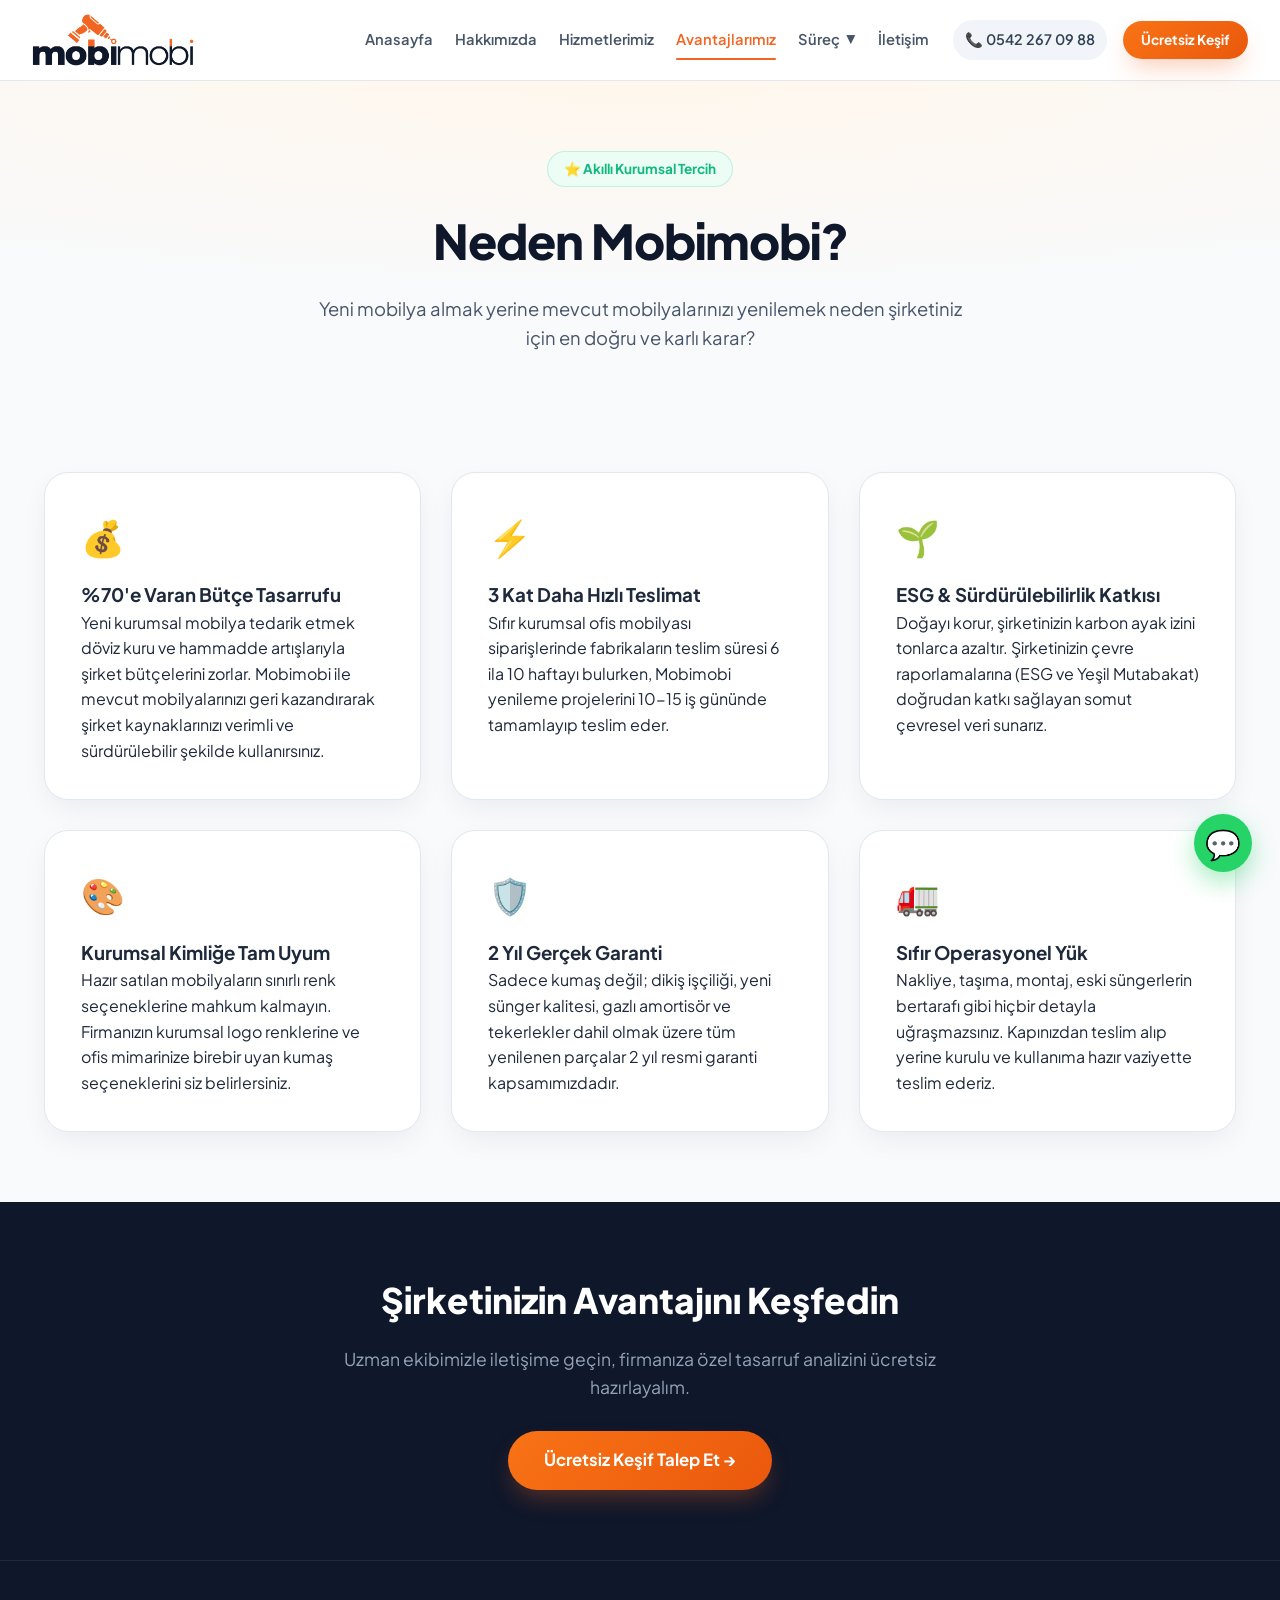
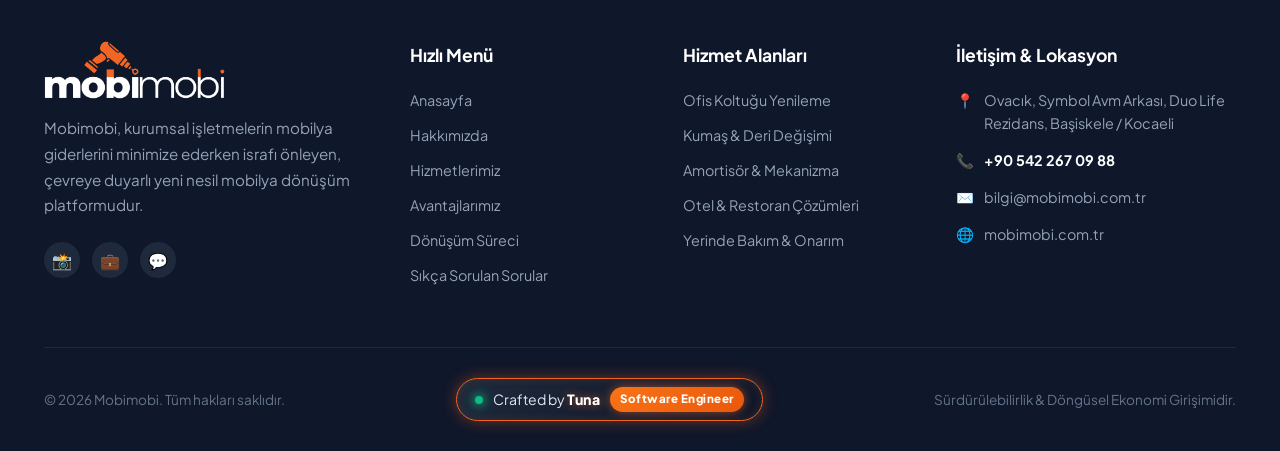
<file: avantajlarimiz.html>
<!DOCTYPE html>
<html lang="tr">
<head>
    <meta charset="UTF-8">
    <meta name="viewport" content="width=device-width, initial-scale=1.0">
    <title>Avantajlarımız | Mobimobi - Neden Mobilya Yenileme?</title>
    <meta name="description" content="Yeni mobilya almak yerine Mobimobi ile yenilemenin 6 büyük avantajı: %70 tasarruf, hızlı teslimat, sıfır israf, garantili işçilik.">
    <meta property="og:type" content="website">
    <meta property="og:title" content="Avantajlarımız | Mobimobi - Neden Mobilya Yenileme?">
    <meta property="og:description" content="Yeni mobilya almak yerine Mobimobi ile yenilemenin 6 büyük avantajı: %70 tasarruf, hızlı teslimat, sıfır israf.">
    <meta property="og:image" content="https://images.unsplash.com/photo-1497366216548-37526070297c?auto=format&fit=crop&w=1200&q=80">
    <meta property="og:url" content="https://mobimobi.com.tr/avantajlarimiz.html">
    <link rel="icon" type="image/png" href="images/favicon.png">
    <link rel="stylesheet" href="style.css?v=8">
</head>
<body>

    <!-- Header -->
    <header class="site-header">
        <div class="header-container">
            <a href="index.html" class="brand-logo">
                <img src="images/logo-header.png?v=2" alt="Mobimobi" class="site-logo-img">
            </a>

            <nav class="nav-menu">
                <ul class="nav-links">
                    <li class="nav-item"><a href="index.html" class="nav-link">Anasayfa</a></li>
                    <li class="nav-item"><a href="bizim-hikayemiz.html" class="nav-link">Hakkımızda</a></li>
                    <li class="nav-item"><a href="ne-yapiyoruz.html" class="nav-link">Hizmetlerimiz</a></li>
                    <li class="nav-item"><a href="avantajlarimiz.html" class="nav-link active">Avantajlarımız</a></li>
                    <li class="nav-item has-dropdown">
                        <a href="surec.html" class="nav-link">Süreç <span class="dropdown-arrow">▼</span></a>
                        <div class="dropdown-menu">
                            <a href="surec.html#kesif">🔍 1. Ücretsiz Keşif</a>
                            <a href="surec.html#planlama">📐 2. Planlama & Malzeme</a>
                            <a href="surec.html#uygulama">🛠️ 3. Profesyonel Uygulama</a>
                            <a href="surec.html#teslim">✨ 4. Teslim & Garanti</a>
                            <a href="sss.html">❓ Sıkça Sorulan Sorular</a>
                        </div>
                    </li>
                    <li class="nav-item"><a href="iletisim.html" class="nav-link">İletişim</a></li>
                </ul>

                <div class="header-actions">
                    <a href="tel:+905422670988" class="phone-quicklink">
                        📞 0542 267 09 88
                    </a>
                    <a href="iletisim.html" class="btn btn-primary btn-sm">Ücretsiz Keşif</a>
                </div>
            </nav>

            <button class="mobile-toggle" aria-label="Menüyü Aç">
                <span></span>
                <span></span>
                <span></span>
            </button>
        </div>
    </header>

    <main>
        <!-- Page Hero -->
        <section class="page-hero">
            <div class="container">
                <div class="badge-pill green" style="margin-bottom: 16px;">
                    ⭐ Akıllı Kurumsal Tercih
                </div>
                <h1>Neden Mobimobi?</h1>
                <p>Yeni mobilya almak yerine mevcut mobilyalarınızı yenilemek neden şirketiniz için en doğru ve karlı karar?</p>
            </div>
        </section>

        <!-- Comparison Table / Grid -->
        <section style="padding: 70px 0;">
            <div class="container">
                <div class="cards-grid">
                    
                    <div class="service-card" style="padding: 36px;">
                        <div style="font-size: 2.2rem; margin-bottom: 14px;">💰</div>
                        <h3>%70'e Varan Bütçe Tasarrufu</h3>
                        <p>Yeni kurumsal mobilya tedarik etmek döviz kuru ve hammadde artışlarıyla şirket bütçelerini zorlar. Mobimobi ile mevcut mobilyalarınızı geri kazandırarak şirket kaynaklarınızı verimli ve sürdürülebilir şekilde kullanırsınız.</p>
                    </div>

                    <div class="service-card" style="padding: 36px;">
                        <div style="font-size: 2.2rem; margin-bottom: 14px;">⚡</div>
                        <h3>3 Kat Daha Hızlı Teslimat</h3>
                        <p>Sıfır kurumsal ofis mobilyası siparişlerinde fabrikaların teslim süresi 6 ila 10 haftayı bulurken, Mobimobi yenileme projelerini 10-15 iş gününde tamamlayıp teslim eder.</p>
                    </div>

                    <div class="service-card" style="padding: 36px;">
                        <div style="font-size: 2.2rem; margin-bottom: 14px;">🌱</div>
                        <h3>ESG & Sürdürülebilirlik Katkısı</h3>
                        <p>Doğayı korur, şirketinizin karbon ayak izini tonlarca azaltır. Şirketinizin çevre raporlamalarına (ESG ve Yeşil Mutabakat) doğrudan katkı sağlayan somut çevresel veri sunarız.</p>
                    </div>

                    <div class="service-card" style="padding: 36px;">
                        <div style="font-size: 2.2rem; margin-bottom: 14px;">🎨</div>
                        <h3>Kurumsal Kimliğe Tam Uyum</h3>
                        <p>Hazır satılan mobilyaların sınırlı renk seçeneklerine mahkum kalmayın. Firmanızın kurumsal logo renklerine ve ofis mimarinize birebir uyan kumaş seçeneklerini siz belirlersiniz.</p>
                    </div>

                    <div class="service-card" style="padding: 36px;">
                        <div style="font-size: 2.2rem; margin-bottom: 14px;">🛡️</div>
                        <h3>2 Yıl Gerçek Garanti</h3>
                        <p>Sadece kumaş değil; dikiş işçiliği, yeni sünger kalitesi, gazlı amortisör ve tekerlekler dahil olmak üzere tüm yenilenen parçalar 2 yıl resmi garanti kapsamımızdadır.</p>
                    </div>

                    <div class="service-card" style="padding: 36px;">
                        <div style="font-size: 2.2rem; margin-bottom: 14px;">🚛</div>
                        <h3>Sıfır Operasyonel Yük</h3>
                        <p>Nakliye, taşıma, montaj, eski süngerlerin bertarafı gibi hiçbir detayla uğraşmazsınız. Kapınızdan teslim alıp yerine kurulu ve kullanıma hazır vaziyette teslim ederiz.</p>
                    </div>

                </div>
            </div>
        </section>

        <!-- CTA Bar -->
        <section style="background: var(--slate-900); color: var(--white); padding: 70px 0; text-align: center;">
            <div class="container">
                <h2 style="font-size: 2.2rem; font-weight: 800; margin-bottom: 16px;">Şirketinizin Avantajını Keşfedin</h2>
                <p style="font-size: 1.1rem; color: var(--slate-400); max-width: 600px; margin: 0 auto 30px;">Uzman ekibimizle iletişime geçin, firmanıza özel tasarruf analizini ücretsiz hazırlayalım.</p>
                <a href="iletisim.html" class="btn btn-primary btn-lg">Ücretsiz Keşif Talep Et →</a>
            </div>
        </section>
    </main>

    <!-- Site Footer -->
    <footer class="site-footer">
        <div class="container">
            <div class="footer-top">
                <div class="footer-col about">
                    <a href="index.html" class="brand-logo">
                        <img src="images/logo-white.png" alt="Mobimobi" class="footer-logo-img">
                    </a>
                    <p>Mobimobi, kurumsal işletmelerin mobilya giderlerini minimize ederken israfı önleyen, çevreye duyarlı yeni nesil mobilya dönüşüm platformudur.</p>
                    <div class="footer-socials">
                        <a href="https://instagram.com" target="_blank" class="social-btn" aria-label="Instagram">📸</a>
                        <a href="https://linkedin.com" target="_blank" class="social-btn" aria-label="LinkedIn">💼</a>
                        <a href="https://wa.me/905422670988" target="_blank" class="social-btn" aria-label="WhatsApp">💬</a>
                    </div>
                </div>

                <div class="footer-col">
                    <h4>Hızlı Menü</h4>
                    <div class="footer-links-list">
                        <a href="index.html">Anasayfa</a>
                        <a href="bizim-hikayemiz.html">Hakkımızda</a>
                        <a href="ne-yapiyoruz.html">Hizmetlerimiz</a>
                        <a href="avantajlarimiz.html">Avantajlarımız</a>
                        <a href="surec.html">Dönüşüm Süreci</a>
                        <a href="sss.html">Sıkça Sorulan Sorular</a>
                    </div>
                </div>

                <div class="footer-col">
                    <h4>Hizmet Alanları</h4>
                    <div class="footer-links-list">
                        <a href="ne-yapiyoruz.html">Ofis Koltuğu Yenileme</a>
                        <a href="ne-yapiyoruz.html">Kumaş & Deri Değişimi</a>
                        <a href="ne-yapiyoruz.html">Amortisör & Mekanizma</a>
                        <a href="ne-yapiyoruz.html">Otel & Restoran Çözümleri</a>
                        <a href="ne-yapiyoruz.html">Yerinde Bakım & Onarım</a>
                    </div>
                </div>

                <div class="footer-col">
                    <h4>İletişim & Lokasyon</h4>
                    <div class="footer-contact-info">
                        <div>
                            <span>📍</span>
                            <span>Ovacık, Symbol Avm Arkası, Duo Life Rezidans, Başiskele / Kocaeli</span>
                        </div>
                        <div>
                            <span>📞</span>
                            <a href="tel:+905422670988" style="color: var(--white); font-weight: 700;">+90 542 267 09 88</a>
                        </div>
                        <div>
                            <span>✉️</span>
                            <a href="mailto:bilgi@mobimobi.com.tr">bilgi@mobimobi.com.tr</a>
                        </div>
                        <div>
                            <span>🌐</span>
                            <a href="https://mobimobi.com.tr" target="_blank">mobimobi.com.tr</a>
                        </div>
                    </div>
                </div>
            </div>

            <div class="footer-bottom">
                <span>© 2026 Mobimobi. Tüm hakları saklıdır.</span>
                <a href="https://github.com/Tunabenn" target="_blank" rel="noopener noreferrer" class="dev-signature" title="Designed & Developed by Tuna">
                    <span class="dev-dot"></span>
                    <span>Crafted by <strong>Tuna</strong></span>
                    <span class="dev-role">Software Engineer</span>
                </a>
                <span>Sürdürülebilirlik & Döngüsel Ekonomi Girişimidir.</span>
            </div>
        </div>
    </footer>

    <!-- WhatsApp Floating Quick Button -->
    <a href="https://wa.me/905422670988?text=Merhaba,%20Mobimobi%20avantajları%20ve%20hizmetleriniz%20hakkında%20bilgi%20almak%20istiyorum." target="_blank" class="whatsapp-floating" aria-label="WhatsApp İletişim">
        💬
    </a>

    <script src="script.js"></script>
</body>
</html>
</file>
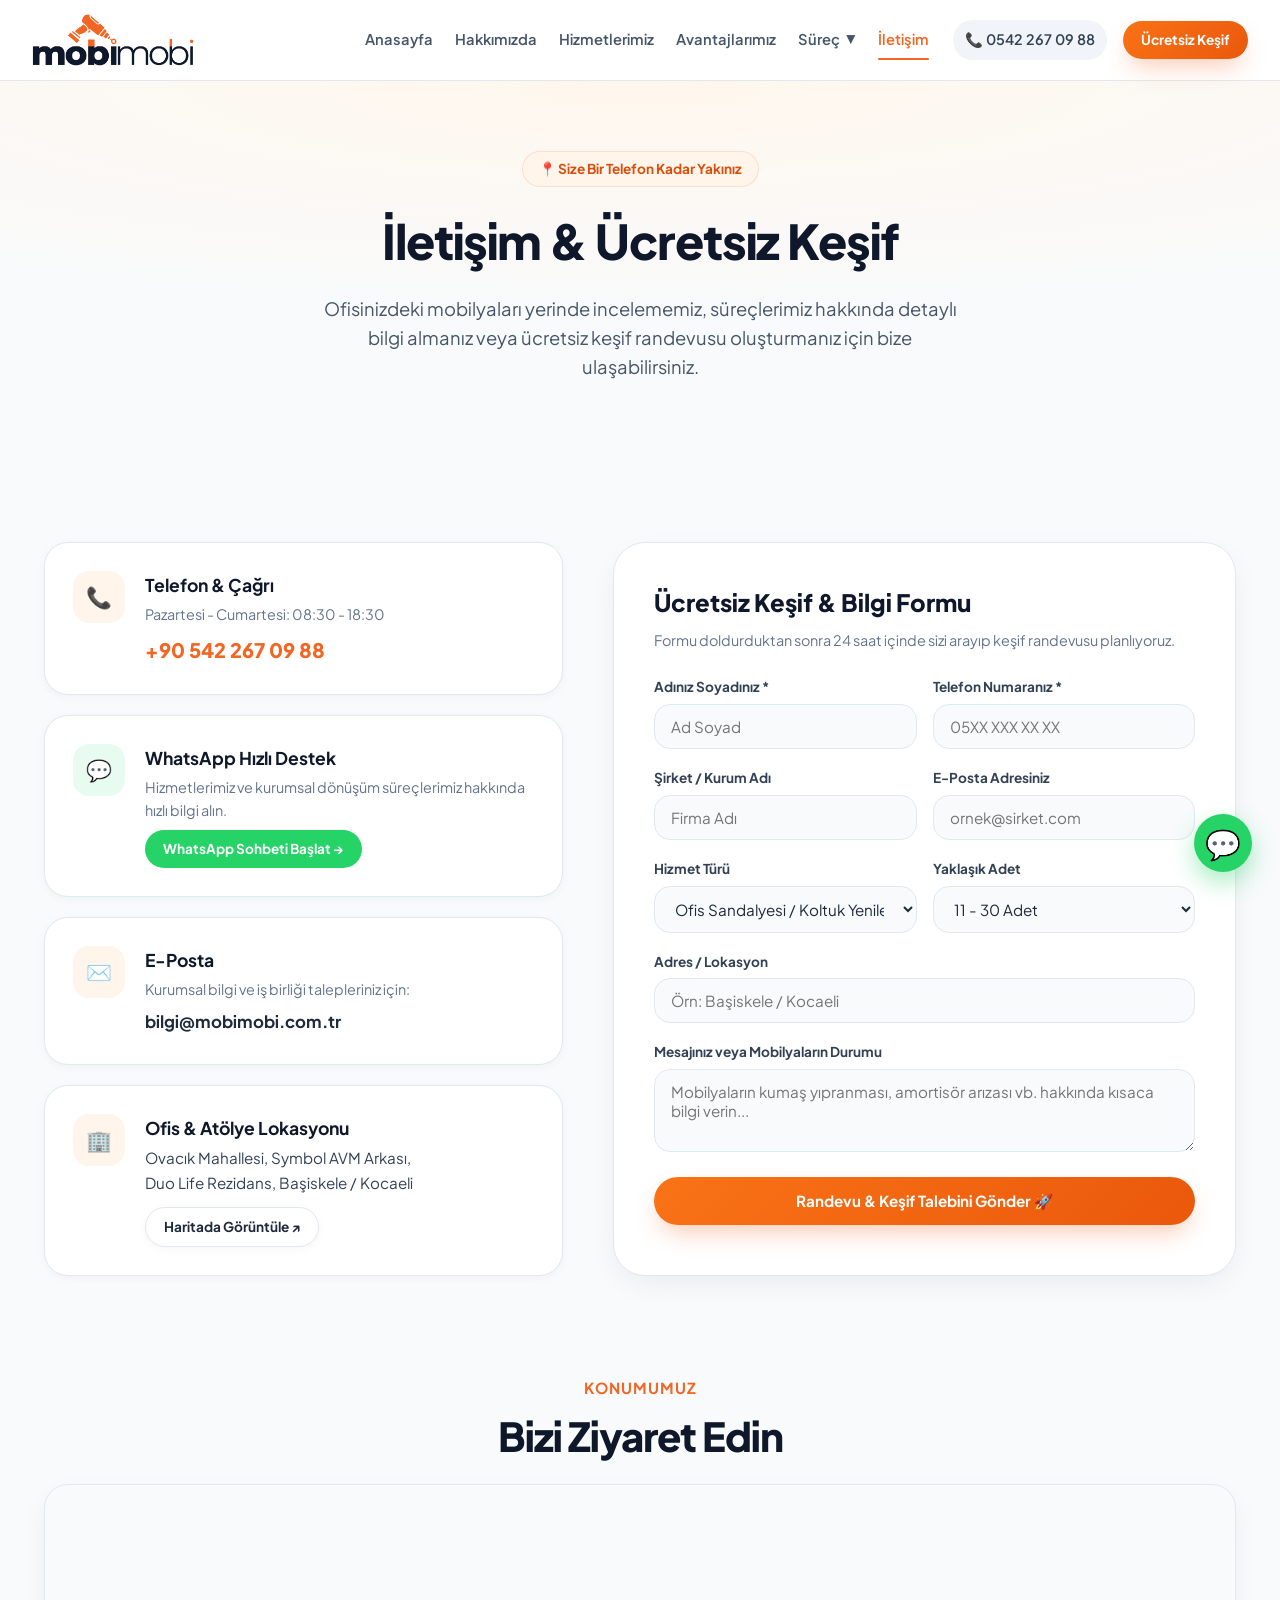
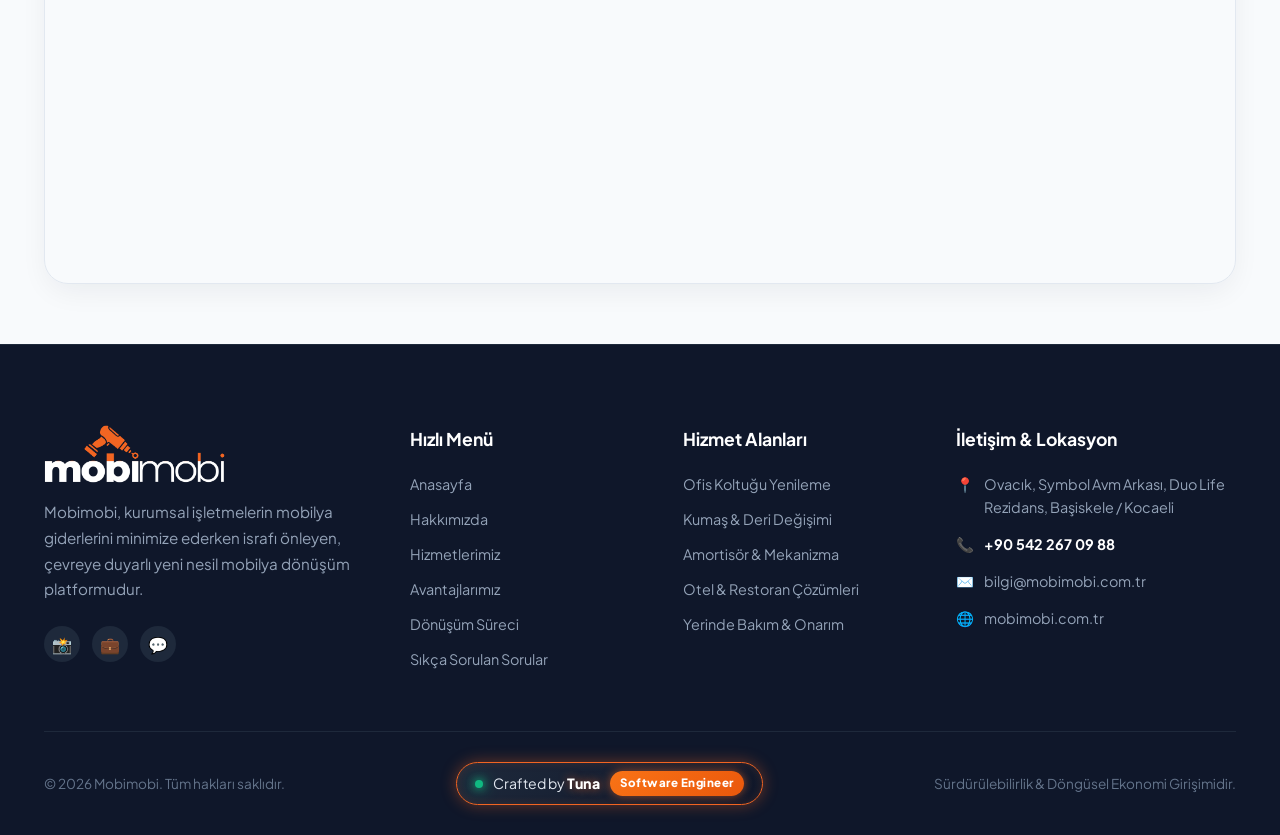
<file: iletisim.html>
<!DOCTYPE html>
<html lang="tr">
<head>
    <meta charset="UTF-8">
    <meta name="viewport" content="width=device-width, initial-scale=1.0">
    <title>İletişim & Ücretsiz Keşif | Mobimobi</title>
    <meta name="description" content="Mobimobi iletişim bilgileri, Kocaeli ofis ve atölye adresi, telefon ve ücretsiz keşif randevu formu.">
    <meta property="og:type" content="website">
    <meta property="og:title" content="İletişim & Ücretsiz Keşif | Mobimobi">
    <meta property="og:description" content="Kocaeli ofis ve atölye adresi, telefon ve ücretsiz keşif randevu formu.">
    <meta property="og:image" content="https://images.unsplash.com/photo-1497366216548-37526070297c?auto=format&fit=crop&w=1200&q=80">
    <meta property="og:url" content="https://mobimobi.com.tr/iletisim.html">
    <link rel="icon" type="image/webp" href="images/favicon.webp">
    <link rel="icon" type="image/png" href="images/favicon.png">
    <link rel="stylesheet" href="style.css?v=8">
</head>
<body>

    <!-- Header -->
    <header class="site-header">
        <div class="header-container">
            <a href="index.html" class="brand-logo">
                <img src="images/logo-header.png?v=2" alt="Mobimobi" class="site-logo-img">
            </a>

            <nav class="nav-menu">
                <ul class="nav-links">
                    <li class="nav-item"><a href="index.html" class="nav-link">Anasayfa</a></li>
                    <li class="nav-item"><a href="bizim-hikayemiz.html" class="nav-link">Hakkımızda</a></li>
                    <li class="nav-item"><a href="ne-yapiyoruz.html" class="nav-link">Hizmetlerimiz</a></li>
                    <li class="nav-item"><a href="avantajlarimiz.html" class="nav-link">Avantajlarımız</a></li>
                    <li class="nav-item has-dropdown">
                        <a href="surec.html" class="nav-link">Süreç <span class="dropdown-arrow">▼</span></a>
                        <div class="dropdown-menu">
                            <a href="surec.html#kesif">🔍 1. Ücretsiz Keşif</a>
                            <a href="surec.html#planlama">📐 2. Planlama & Malzeme</a>
                            <a href="surec.html#uygulama">🛠️ 3. Profesyonel Uygulama</a>
                            <a href="surec.html#teslim">✨ 4. Teslim & Garanti</a>
                            <a href="sss.html">❓ Sıkça Sorulan Sorular</a>
                        </div>
                    </li>
                    <li class="nav-item"><a href="iletisim.html" class="nav-link active">İletişim</a></li>
                </ul>

                <div class="header-actions">
                    <a href="tel:+905422670988" class="phone-quicklink">
                        📞 0542 267 09 88
                    </a>
                    <a href="#iletisim-formu" class="btn btn-primary btn-sm">Ücretsiz Keşif</a>
                </div>
            </nav>

            <button class="mobile-toggle" aria-label="Menüyü Aç">
                <span></span>
                <span></span>
                <span></span>
            </button>
        </div>
    </header>

    <main>
        <!-- Page Hero -->
        <section class="page-hero">
            <div class="container">
                <div class="badge-pill" style="margin-bottom: 16px;">
                    📍 Size Bir Telefon Kadar Yakınız
                </div>
                <h1>İletişim & Ücretsiz Keşif</h1>
                <p>Ofisinizdeki mobilyaları yerinde incelememiz, süreçlerimiz hakkında detaylı bilgi almanız veya ücretsiz keşif randevusu oluşturmanız için bize ulaşabilirsiniz.</p>
            </div>
        </section>

        <!-- Contact Cards & Form Section -->
        <section style="padding: 60px 0;">
            <div class="container">
                <div class="contact-grid">
                    
                    <!-- Left: Contact Details -->
                    <div class="contact-info-cards">
                        <div class="contact-card-item">
                            <div class="contact-icon-box">📞</div>
                            <div>
                                <h4 style="font-size: 1.1rem; color: var(--slate-900); margin-bottom: 4px;">Telefon & Çağrı</h4>
                                <p style="font-size: 0.9rem; color: var(--slate-500); margin-bottom: 8px;">Pazartesi - Cumartesi: 08:30 - 18:30</p>
                                <a href="tel:+905422670988" style="font-size: 1.25rem; font-weight: 800; color: var(--primary);">+90 542 267 09 88</a>
                            </div>
                        </div>

                        <div class="contact-card-item">
                            <div class="contact-icon-box" style="background: #e8fbf0; color: #25d366;">💬</div>
                            <div>
                                <h4 style="font-size: 1.1rem; color: var(--slate-900); margin-bottom: 4px;">WhatsApp Hızlı Destek</h4>
                                <p style="font-size: 0.9rem; color: var(--slate-500); margin-bottom: 8px;">Hizmetlerimiz ve kurumsal dönüşüm süreçlerimiz hakkında hızlı bilgi alın.</p>
                                <a href="https://wa.me/905422670988?text=Merhaba,%20mobilya%20yenileme%20ve%20hizmetleriniz%20hakkında%20bilgi%20almak%20istiyorum." target="_blank" class="btn btn-primary btn-sm" style="background: #25d366; box-shadow: none;">WhatsApp Sohbeti Başlat →</a>
                            </div>
                        </div>

                        <div class="contact-card-item">
                            <div class="contact-icon-box">✉️</div>
                            <div>
                                <h4 style="font-size: 1.1rem; color: var(--slate-900); margin-bottom: 4px;">E-Posta</h4>
                                <p style="font-size: 0.9rem; color: var(--slate-500); margin-bottom: 8px;">Kurumsal bilgi ve iş birliği talepleriniz için:</p>
                                <a href="mailto:bilgi@mobimobi.com.tr" style="font-size: 1.05rem; font-weight: 700; color: var(--slate-800);">bilgi@mobimobi.com.tr</a>
                            </div>
                        </div>

                        <div class="contact-card-item">
                            <div class="contact-icon-box">🏢</div>
                            <div>
                                <h4 style="font-size: 1.1rem; color: var(--slate-900); margin-bottom: 4px;">Ofis & Atölye Lokasyonu</h4>
                                <p style="font-size: 0.95rem; color: var(--slate-700); line-height: 1.6; margin-bottom: 12px;">
                                    Ovacık Mahallesi, Symbol AVM Arkası,<br>
                                    Duo Life Rezidans, Başiskele / Kocaeli
                                </p>
                                <a href="https://maps.google.com/?q=Ovacık,+Symbol+Avm+Arkası+Duo+Life+Rezidans,+Başiskele/Kocaeli" target="_blank" class="btn btn-secondary btn-sm">Haritada Görüntüle ↗</a>
                            </div>
                        </div>
                    </div>

                    <!-- Right: Fast Discovery / Request Form -->
                    <div id="iletisim-formu" class="form-box" style="border: 1px solid var(--slate-200); box-shadow: var(--shadow-card);">
                        <h3>Ücretsiz Keşif & Bilgi Formu</h3>
                        <p class="form-sub">Formu doldurduktan sonra 24 saat içinde sizi arayıp keşif randevusu planlıyoruz.</p>

                        <form id="discoveryForm">
                            <div class="form-row">
                                <div class="form-group">
                                    <label for="cName">Adınız Soyadınız *</label>
                                    <input type="text" id="cName" class="form-control" placeholder="Ad Soyad" required>
                                </div>
                                <div class="form-group">
                                    <label for="cPhone">Telefon Numaranız *</label>
                                    <input type="tel" id="cPhone" class="form-control" placeholder="05XX XXX XX XX" required>
                                </div>
                            </div>

                            <div class="form-row">
                                <div class="form-group">
                                    <label for="cCompany">Şirket / Kurum Adı</label>
                                    <input type="text" id="cCompany" class="form-control" placeholder="Firma Adı">
                                </div>
                                <div class="form-group">
                                    <label for="cEmail">E-Posta Adresiniz</label>
                                    <input type="email" id="cEmail" class="form-control" placeholder="ornek@sirket.com">
                                </div>
                            </div>

                            <div class="form-row">
                                <div class="form-group">
                                    <label for="cService">Hizmet Türü</label>
                                    <select id="cService" class="form-control">
                                        <option value="koltuk">Ofis Sandalyesi / Koltuk Yenileme</option>
                                        <option value="kanepe">Lobi / Kanepe Döşeme</option>
                                        <option value="mekanizma">Amortisör & Mekanizma Onarımı</option>
                                        <option value="mobil">Yerinde Mobil Bakım</option>
                                        <option value="diger">Komple Kurumsal Dönüşüm</option>
                                    </select>
                                </div>
                                <div class="form-group">
                                    <label for="cQty">Yaklaşık Adet</label>
                                    <select id="cQty" class="form-control">
                                        <option value="1-10">1 - 10 Adet</option>
                                        <option value="11-30" selected>11 - 30 Adet</option>
                                        <option value="31-70">31 - 70 Adet</option>
                                        <option value="70+">70+ Adet</option>
                                    </select>
                                </div>
                            </div>

                            <div class="form-group">
                                <label for="cAddress">Adres / Lokasyon</label>
                                <input type="text" id="cAddress" class="form-control" placeholder="Örn: Başiskele / Kocaeli">
                            </div>

                            <div class="form-group">
                                <label for="cMessage">Mesajınız veya Mobilyaların Durumu</label>
                                <textarea id="cMessage" class="form-control" rows="3" placeholder="Mobilyaların kumaş yıpranması, amortisör arızası vb. hakkında kısaca bilgi verin..."></textarea>
                            </div>

                            <button type="submit" class="btn btn-primary" style="width: 100%; padding: 14px;">
                                Randevu & Keşif Talebini Gönder 🚀
                            </button>
                        </form>
                    </div>

                </div>

                <!-- Google Maps Embed -->
                <div style="margin-top: 40px;">
                    <div class="section-header" style="margin-bottom: 24px;">
                        <span class="sub-title">Konumumuz</span>
                        <h2>Bizi Ziyaret Edin</h2>
                    </div>
                    <div class="map-embed-wrapper">
                        <iframe 
                            src="https://www.google.com/maps/embed?pb=!1m18!1m12!1m3!1d3023.708170295171!2d29.9575806!3d40.7243916!2m3!1f0!2f0!3f0!3m2!1i1024!2i768!4f13.1!3m3!1m2!1s0x14cb4fe8b1b84291%3A0x8085d5bd29e847c2!2sDuo%20Life%20Rezidanse!5e0!3m2!1str!2str!4v1700000000000!5m2!1str!2str" 
                            allowfullscreen="" 
                            loading="lazy" 
                            referrerpolicy="no-referrer-when-downgrade"
                            title="Mobimobi Lokasyon Haritası">
                        </iframe>
                    </div>
                </div>

            </div>
        </section>
    </main>

    <!-- Site Footer -->
    <footer class="site-footer">
        <div class="container">
            <div class="footer-top">
                <div class="footer-col about">
                    <a href="index.html" class="brand-logo">
                        <img src="images/logo-white.png" alt="Mobimobi" class="footer-logo-img">
                    </a>
                    <p>Mobimobi, kurumsal işletmelerin mobilya giderlerini minimize ederken israfı önleyen, çevreye duyarlı yeni nesil mobilya dönüşüm platformudur.</p>
                    <div class="footer-socials">
                        <a href="https://instagram.com" target="_blank" class="social-btn" aria-label="Instagram">📸</a>
                        <a href="https://linkedin.com" target="_blank" class="social-btn" aria-label="LinkedIn">💼</a>
                        <a href="https://wa.me/905422670988" target="_blank" class="social-btn" aria-label="WhatsApp">💬</a>
                    </div>
                </div>

                <div class="footer-col">
                    <h4>Hızlı Menü</h4>
                    <div class="footer-links-list">
                        <a href="index.html">Anasayfa</a>
                        <a href="bizim-hikayemiz.html">Hakkımızda</a>
                        <a href="ne-yapiyoruz.html">Hizmetlerimiz</a>
                        <a href="avantajlarimiz.html">Avantajlarımız</a>
                        <a href="surec.html">Dönüşüm Süreci</a>
                        <a href="sss.html">Sıkça Sorulan Sorular</a>
                    </div>
                </div>

                <div class="footer-col">
                    <h4>Hizmet Alanları</h4>
                    <div class="footer-links-list">
                        <a href="ne-yapiyoruz.html">Ofis Koltuğu Yenileme</a>
                        <a href="ne-yapiyoruz.html">Kumaş & Deri Değişimi</a>
                        <a href="ne-yapiyoruz.html">Amortisör & Mekanizma</a>
                        <a href="ne-yapiyoruz.html">Otel & Restoran Çözümleri</a>
                        <a href="ne-yapiyoruz.html">Yerinde Bakım & Onarım</a>
                    </div>
                </div>

                <div class="footer-col">
                    <h4>İletişim & Lokasyon</h4>
                    <div class="footer-contact-info">
                        <div>
                            <span>📍</span>
                            <span>Ovacık, Symbol Avm Arkası, Duo Life Rezidans, Başiskele / Kocaeli</span>
                        </div>
                        <div>
                            <span>📞</span>
                            <a href="tel:+905422670988" style="color: var(--white); font-weight: 700;">+90 542 267 09 88</a>
                        </div>
                        <div>
                            <span>✉️</span>
                            <a href="mailto:bilgi@mobimobi.com.tr">bilgi@mobimobi.com.tr</a>
                        </div>
                        <div>
                            <span>🌐</span>
                            <a href="https://mobimobi.com.tr" target="_blank">mobimobi.com.tr</a>
                        </div>
                    </div>
                </div>
            </div>

            <div class="footer-bottom">
                <span>© 2026 Mobimobi. Tüm hakları saklıdır.</span>
                <a href="https://github.com/Tunabenn" target="_blank" rel="noopener noreferrer" class="dev-signature" title="Designed & Developed by Tuna">
                    <span class="dev-dot"></span>
                    <span>Crafted by <strong>Tuna</strong></span>
                    <span class="dev-role">Software Engineer</span>
                </a>
                <span>Sürdürülebilirlik & Döngüsel Ekonomi Girişimidir.</span>
            </div>
        </div>
    </footer>

    <!-- WhatsApp Floating Quick Button -->
    <a href="https://wa.me/905422670988?text=Merhaba,%20iletişim%20ve%20keşif%20için%20yazıyorum." target="_blank" class="whatsapp-floating" aria-label="WhatsApp İletişim">
        💬
    </a>

    <script src="script.js"></script>
</body>
</html>
</file>
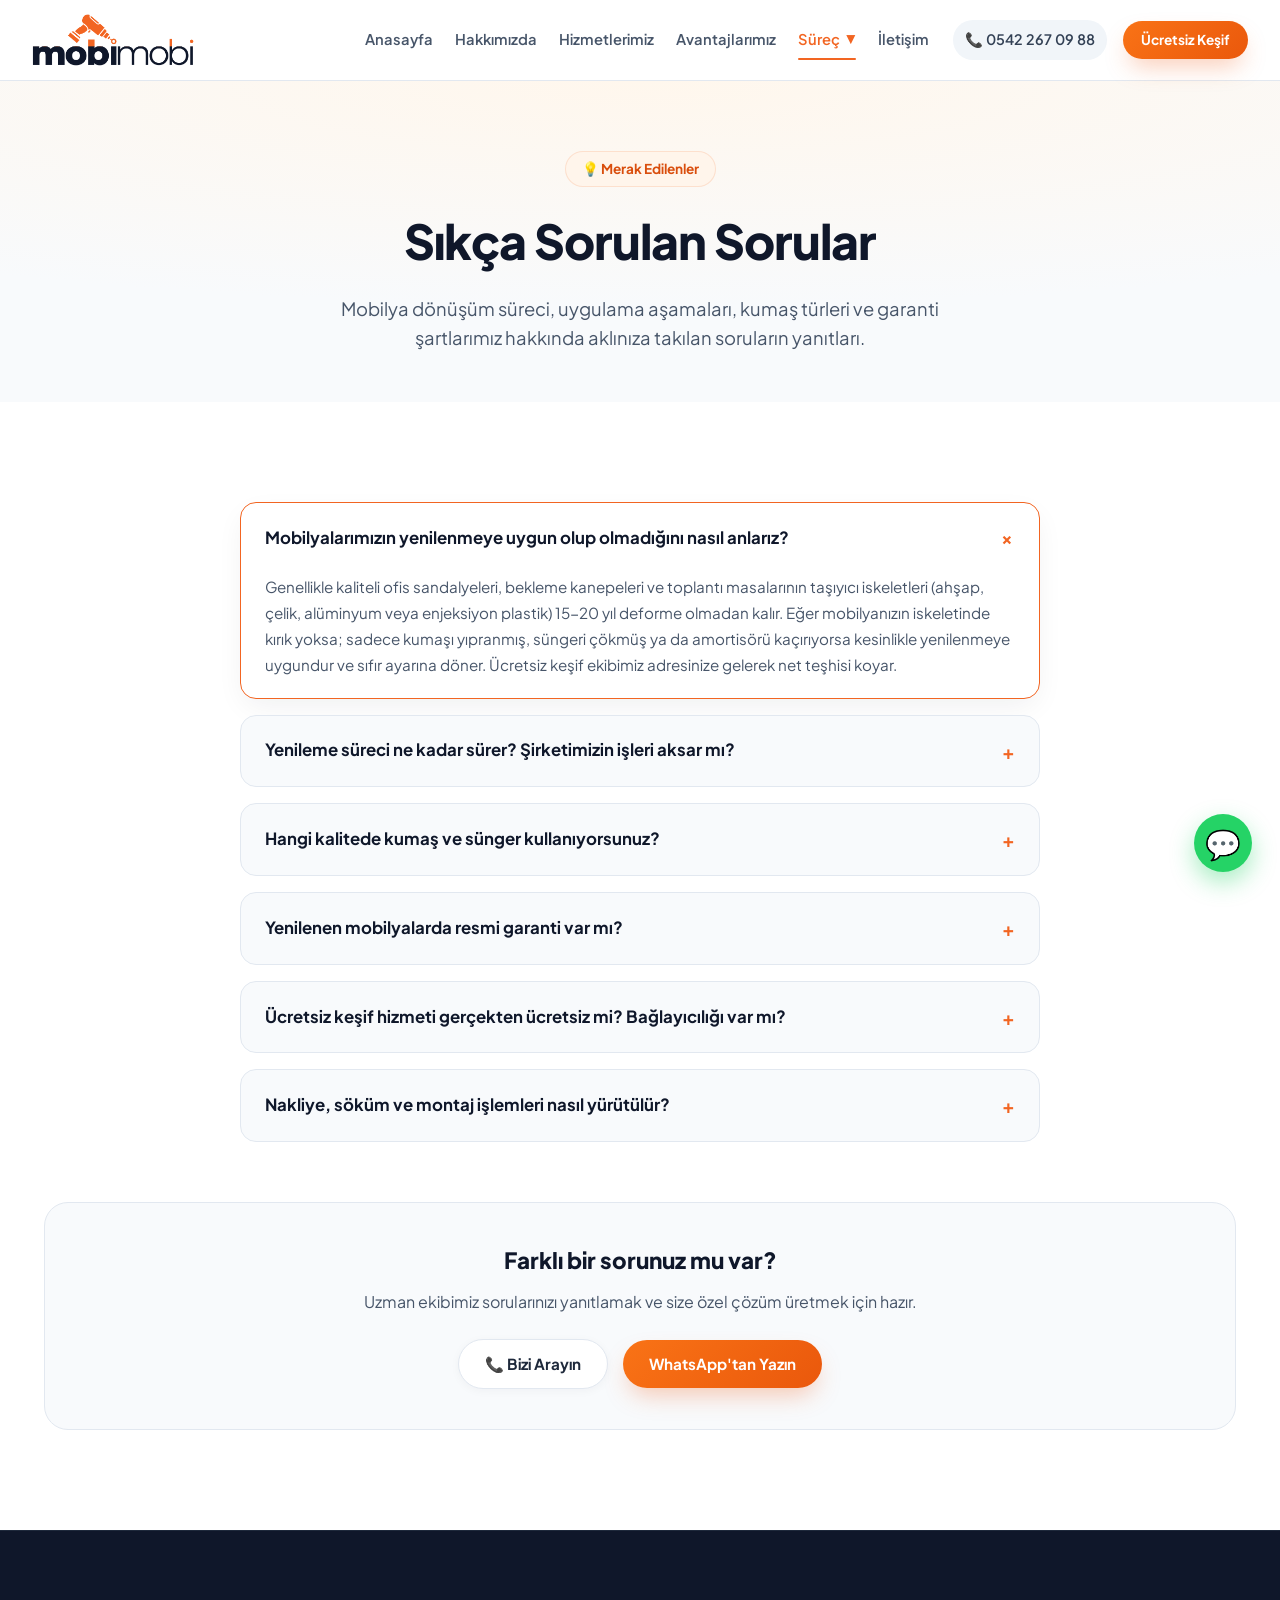
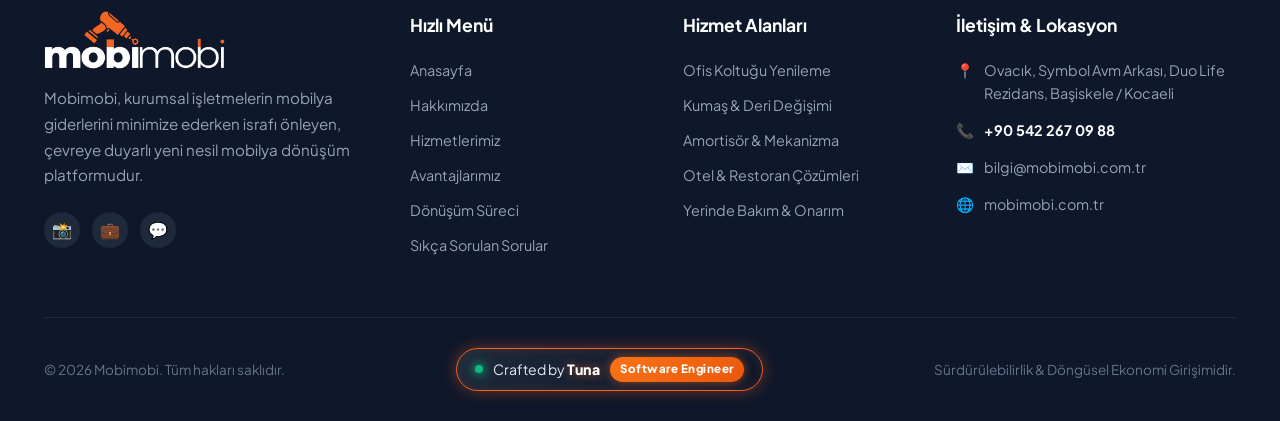
<file: sss.html>
<!DOCTYPE html>
<html lang="tr">
<head>
    <meta charset="UTF-8">
    <meta name="viewport" content="width=device-width, initial-scale=1.0">
    <title>Sıkça Sorulan Sorular | Mobimobi</title>
    <meta name="description" content="Mobimobi kurumsal mobilya yenileme, kumaş değişimi, amortisör onarımı ve garanti süreçleri hakkında merak edilen tüm sorular ve yanıtları.">
    <meta property="og:type" content="website">
    <meta property="og:title" content="Sıkça Sorulan Sorular | Mobimobi">
    <meta property="og:description" content="Kurumsal mobilya yenileme, kumaş değişimi, amortisör onarımı ve garanti süreçleri hakkında merak edilen tüm sorular.">
    <meta property="og:image" content="https://images.unsplash.com/photo-1497366216548-37526070297c?auto=format&fit=crop&w=1200&q=80">
    <meta property="og:url" content="https://mobimobi.com.tr/sss.html">
    <link rel="icon" type="image/png" href="images/favicon.png">
    <link rel="stylesheet" href="style.css?v=8">
</head>
<body>

    <!-- Header -->
    <header class="site-header">
        <div class="header-container">
            <a href="index.html" class="brand-logo">
                <img src="images/logo-header.png?v=2" alt="Mobimobi" class="site-logo-img">
            </a>

            <nav class="nav-menu">
                <ul class="nav-links">
                    <li class="nav-item"><a href="index.html" class="nav-link">Anasayfa</a></li>
                    <li class="nav-item"><a href="bizim-hikayemiz.html" class="nav-link">Hakkımızda</a></li>
                    <li class="nav-item"><a href="ne-yapiyoruz.html" class="nav-link">Hizmetlerimiz</a></li>
                    <li class="nav-item"><a href="avantajlarimiz.html" class="nav-link">Avantajlarımız</a></li>
                    <li class="nav-item has-dropdown">
                        <a href="surec.html" class="nav-link active">Süreç <span class="dropdown-arrow">▼</span></a>
                        <div class="dropdown-menu">
                            <a href="surec.html#kesif">🔍 1. Ücretsiz Keşif</a>
                            <a href="surec.html#planlama">📐 2. Planlama & Malzeme</a>
                            <a href="surec.html#uygulama">🛠️ 3. Profesyonel Uygulama</a>
                            <a href="surec.html#teslim">✨ 4. Teslim & Garanti</a>
                            <a href="sss.html">❓ Sıkça Sorulan Sorular</a>
                        </div>
                    </li>
                    <li class="nav-item"><a href="iletisim.html" class="nav-link">İletişim</a></li>
                </ul>

                <div class="header-actions">
                    <a href="tel:+905422670988" class="phone-quicklink">
                        📞 0542 267 09 88
                    </a>
                    <a href="iletisim.html" class="btn btn-primary btn-sm">Ücretsiz Keşif</a>
                </div>
            </nav>

            <button class="mobile-toggle" aria-label="Menüyü Aç">
                <span></span>
                <span></span>
                <span></span>
            </button>
        </div>
    </header>

    <main>
        <!-- Page Hero -->
        <section class="page-hero">
            <div class="container">
                <div class="badge-pill" style="margin-bottom: 16px;">
                    💡 Merak Edilenler
                </div>
                <h1>Sıkça Sorulan Sorular</h1>
                <p>Mobilya dönüşüm süreci, uygulama aşamaları, kumaş türleri ve garanti şartlarımız hakkında aklınıza takılan soruların yanıtları.</p>
            </div>
        </section>

        <!-- FAQ Accordion Section -->
        <section class="faq-section">
            <div class="container">
                <div class="faq-accordion">

                    <!-- FAQ Item 1 -->
                    <div class="faq-item active">
                        <div class="faq-question">
                            <span>Mobilyalarımızın yenilenmeye uygun olup olmadığını nasıl anlarız?</span>
                            <span class="faq-toggle">+</span>
                        </div>
                        <div class="faq-answer">
                            <p>Genellikle kaliteli ofis sandalyeleri, bekleme kanepeleri ve toplantı masalarının taşıyıcı iskeletleri (ahşap, çelik, alüminyum veya enjeksiyon plastik) 15-20 yıl deforme olmadan kalır. Eğer mobilyanızın iskeletinde kırık yoksa; sadece kumaşı yıpranmış, süngeri çökmüş ya da amortisörü kaçırıyorsa kesinlikle yenilenmeye uygundur ve sıfır ayarına döner. Ücretsiz keşif ekibimiz adresinize gelerek net teşhisi koyar.</p>
                        </div>
                    </div>

                    <!-- FAQ Item 2 -->
                    <div class="faq-item">
                        <div class="faq-question">
                            <span>Yenileme süreci ne kadar sürer? Şirketimizin işleri aksar mı?</span>
                            <span class="faq-toggle">+</span>
                        </div>
                        <div class="faq-answer">
                            <p>İşinizin aksamaması için projeleri departman bazlı etaplara bölebilir veya uygun olan tamirleri (amortisör, tekerlek, kolçak değişimi vb.) mobil atölye ekibimizle doğrudan ofisinizde gerçekleştirebiliriz. Ortalama atölye döşeme projelerimiz ise mobilya sayısına bağlı olarak 10 ila 15 iş günü içinde tamamlanıp kurulur.</p>
                        </div>
                    </div>

                    <!-- FAQ Item 3 -->
                    <div class="faq-item">
                        <div class="faq-question">
                            <span>Hangi kalitede kumaş ve sünger kullanıyorsunuz?</span>
                            <span class="faq-toggle">+</span>
                        </div>
                        <div class="faq-answer">
                            <p>Yalnızca yoğun kullanıma dayanıklı, Martindale sürtünme testinde en az 50.000 devir görmüş kurumsal döşemelik kumaşlar, antibakteriyel suni deriler ve hakiki deriler kullanıyoruz. Süngerlerde ise çökmeyen ve omurga ergonomisini destekleyen 32-45 dansite yüksek yoğunluklu dökme süngerler tercih ediyoruz.</p>
                        </div>
                    </div>

                    <!-- FAQ Item 4 -->
                    <div class="faq-item">
                        <div class="faq-question">
                            <span>Yenilenen mobilyalarda resmi garanti var mı?</span>
                            <span class="faq-toggle">+</span>
                        </div>
                        <div class="faq-answer">
                            <p>Evet! Mobimobi olarak teslim ettiğimiz tüm mobilyalara <strong>2 Yıl Kapsamlı İşçilik ve Parça Garantisi</strong> veriyoruz. Garanti süresi boyunca dikiş atması, sünger çökmesi, gazlı amortisör boşalması gibi durumlarda ücretsiz servis desteği sunuyoruz.</p>
                        </div>
                    </div>

                    <!-- FAQ Item 5 -->
                    <div class="faq-item">
                        <div class="faq-question">
                            <span>Ücretsiz keşif hizmeti gerçekten ücretsiz mi? Bağlayıcılığı var mı?</span>
                            <span class="faq-toggle">+</span>
                        </div>
                        <div class="faq-answer">
                            <p>Kesinlikle ücretsizdir ve hiçbir bağlayıcılığı yoktur. Keşif uzmanımız ofisinize gelir, kumaş kartelalarını gösterir, mobilyaları inceler ve size detaylı bir geri kazanım ve dönüşüm raporu hazırlar. Süreci başlatmak tamamen sizin kararınızdır.</p>
                        </div>
                    </div>

                    <!-- FAQ Item 6 -->
                    <div class="faq-item">
                        <div class="faq-question">
                            <span>Nakliye, söküm ve montaj işlemleri nasıl yürütülür?</span>
                            <span class="faq-toggle">+</span>
                        </div>
                        <div class="faq-answer">
                            <p>Planlanan dönüşüm sürecinde nakliye, paketleme, söküm ve yeniden yerine montaj işlemlerinin tamamı uzman ekibimiz tarafından gerçekleştirilir. Kurumunuz hiçbir operasyonel yükle uğraşmaz.</p>
                        </div>
                    </div>

                </div>

                <!-- Still have questions CTA -->
                <div style="text-align: center; margin-top: 60px; background: var(--slate-50); padding: 40px; border-radius: var(--radius-lg); border: 1px solid var(--slate-200);">
                    <h3 style="font-size: 1.4rem; font-weight: 800; color: var(--slate-900); margin-bottom: 10px;">Farklı bir sorunuz mu var?</h3>
                    <p style="color: var(--slate-600); margin-bottom: 24px;">Uzman ekibimiz sorularınızı yanıtlamak ve size özel çözüm üretmek için hazır.</p>
                    <a href="tel:+905422670988" class="btn btn-secondary" style="margin-right: 12px;">📞 Bizi Arayın</a>
                    <a href="https://wa.me/905422670988" target="_blank" class="btn btn-primary">WhatsApp'tan Yazın</a>
                </div>
            </div>
        </section>
    </main>

    <!-- Site Footer -->
    <footer class="site-footer">
        <div class="container">
            <div class="footer-top">
                <div class="footer-col about">
                    <a href="index.html" class="brand-logo">
                        <img src="images/logo-white.png" alt="Mobimobi" class="footer-logo-img">
                    </a>
                    <p>Mobimobi, kurumsal işletmelerin mobilya giderlerini minimize ederken israfı önleyen, çevreye duyarlı yeni nesil mobilya dönüşüm platformudur.</p>
                    <div class="footer-socials">
                        <a href="https://instagram.com" target="_blank" class="social-btn" aria-label="Instagram">📸</a>
                        <a href="https://linkedin.com" target="_blank" class="social-btn" aria-label="LinkedIn">💼</a>
                        <a href="https://wa.me/905422670988" target="_blank" class="social-btn" aria-label="WhatsApp">💬</a>
                    </div>
                </div>

                <div class="footer-col">
                    <h4>Hızlı Menü</h4>
                    <div class="footer-links-list">
                        <a href="index.html">Anasayfa</a>
                        <a href="bizim-hikayemiz.html">Hakkımızda</a>
                        <a href="ne-yapiyoruz.html">Hizmetlerimiz</a>
                        <a href="avantajlarimiz.html">Avantajlarımız</a>
                        <a href="surec.html">Dönüşüm Süreci</a>
                        <a href="sss.html">Sıkça Sorulan Sorular</a>
                    </div>
                </div>

                <div class="footer-col">
                    <h4>Hizmet Alanları</h4>
                    <div class="footer-links-list">
                        <a href="ne-yapiyoruz.html">Ofis Koltuğu Yenileme</a>
                        <a href="ne-yapiyoruz.html">Kumaş & Deri Değişimi</a>
                        <a href="ne-yapiyoruz.html">Amortisör & Mekanizma</a>
                        <a href="ne-yapiyoruz.html">Otel & Restoran Çözümleri</a>
                        <a href="ne-yapiyoruz.html">Yerinde Bakım & Onarım</a>
                    </div>
                </div>

                <div class="footer-col">
                    <h4>İletişim & Lokasyon</h4>
                    <div class="footer-contact-info">
                        <div>
                            <span>📍</span>
                            <span>Ovacık, Symbol Avm Arkası, Duo Life Rezidans, Başiskele / Kocaeli</span>
                        </div>
                        <div>
                            <span>📞</span>
                            <a href="tel:+905422670988" style="color: var(--white); font-weight: 700;">+90 542 267 09 88</a>
                        </div>
                        <div>
                            <span>✉️</span>
                            <a href="mailto:bilgi@mobimobi.com.tr">bilgi@mobimobi.com.tr</a>
                        </div>
                        <div>
                            <span>🌐</span>
                            <a href="https://mobimobi.com.tr" target="_blank">mobimobi.com.tr</a>
                        </div>
                    </div>
                </div>
            </div>

            <div class="footer-bottom">
                <span>© 2026 Mobimobi. Tüm hakları saklıdır.</span>
                <a href="https://github.com/Tunabenn" target="_blank" rel="noopener noreferrer" class="dev-signature" title="Designed & Developed by Tuna">
                    <span class="dev-dot"></span>
                    <span>Crafted by <strong>Tuna</strong></span>
                    <span class="dev-role">Software Engineer</span>
                </a>
                <span>Sürdürülebilirlik & Döngüsel Ekonomi Girişimidir.</span>
            </div>
        </div>
    </footer>

    <!-- WhatsApp Floating Quick Button -->
    <a href="https://wa.me/905422670988?text=Merhaba,%20aklıma%20takılan%20bir%20soru%20vardı." target="_blank" class="whatsapp-floating" aria-label="WhatsApp İletişim">
        💬
    </a>

    <script src="script.js"></script>
</body>
</html>
</file>
<file: style.css>
/* ==========================================================================
   MOBIMOBI - Modern Kurumsal Mobilya Dönüşüm & Yenileme Platformu
   Clean, Modern, Performance-Optimized CSS Architecture
   ========================================================================== */

@import url('https://fonts.googleapis.com/css2?family=Plus+Jakarta+Sans:wght@300;400;500;600;700;800&display=swap');

:root {
    /* Brand Colors */
    --primary: #f26522;
    --primary-dark: #d94e0d;
    --primary-light: #fff5eb;
    --primary-gradient: linear-gradient(135deg, #f97316 0%, #ea580c 100%);
    --primary-glow: rgba(242, 101, 34, 0.25);
    
    /* Neutrals & Dark Tones */
    --slate-900: #0f172a;
    --slate-800: #1e293b;
    --slate-700: #334155;
    --slate-600: #475569;
    --slate-500: #64748b;
    --slate-400: #94a3b8;
    --slate-200: #e2e8f0;
    --slate-100: #f1f5f9;
    --slate-50: #f8fafc;
    --white: #ffffff;
    
    /* Accents */
    --emerald-500: #10b981;
    --emerald-50: #ecfdf5;
    
    /* Typography */
    --font-main: 'Plus Jakarta Sans', -apple-system, BlinkMacSystemFont, "Segoe UI", Roboto, sans-serif;
    
    /* Spacing & Layout */
    --container-max: 1240px;
    --header-height: 80px;
    --radius-sm: 8px;
    --radius-md: 16px;
    --radius-lg: 24px;
    --radius-xl: 32px;
    --radius-full: 9999px;
    
    /* Shadows */
    --shadow-subtle: 0 2px 10px rgba(15, 23, 42, 0.04);
    --shadow-card: 0 10px 30px -5px rgba(15, 23, 42, 0.07);
    --shadow-hover: 0 20px 40px -10px rgba(15, 23, 42, 0.12);
    --shadow-primary: 0 12px 24px -6px rgba(242, 101, 34, 0.35);
    
    /* Transitions */
    --transition: all 0.3s cubic-bezier(0.16, 1, 0.3, 1);
    --transition-fast: all 0.15s ease-in-out;
}

/* Base Reset & Core Styles */
*, *::before, *::after {
    margin: 0;
    padding: 0;
    box-sizing: border-box;
}

html {
    scroll-behavior: smooth;
    font-size: 16px;
}

body {
    font-family: var(--font-main);
    background-color: var(--slate-50);
    color: var(--slate-800);
    line-height: 1.6;
    overflow-x: hidden;
    -webkit-font-smoothing: antialiased;
}

img {
    max-width: 100%;
    height: auto;
    display: block;
}

a {
    text-decoration: none;
    color: inherit;
    transition: var(--transition-fast);
}

ul {
    list-style: none;
}

button, input, select, textarea {
    font-family: inherit;
    border: none;
    outline: none;
}

.container {
    width: 100%;
    max-width: var(--container-max);
    margin: 0 auto;
    padding: 0 24px;
}

/* ==========================================================================
   Navigation Header (Modern Glassmorphism)
   ========================================================================== */
header.site-header {
    position: sticky;
    top: 0;
    z-index: 1000;
    background: rgba(255, 255, 255, 0.92);
    backdrop-filter: blur(16px);
    -webkit-backdrop-filter: blur(16px);
    border-bottom: 1px solid var(--slate-200);
    transition: var(--transition);
}

header.site-header.scrolled {
    background: rgba(255, 255, 255, 0.98);
    box-shadow: var(--shadow-subtle);
}

.header-container {
    max-width: 1380px;
    margin: 0 auto;
    padding: 0 32px;
    height: var(--header-height);
    display: flex;
    justify-content: space-between;
    align-items: center;
    gap: 36px;
}

.brand-logo {
    display: flex;
    align-items: center;
    text-decoration: none;
    flex-shrink: 0;
    margin-right: 36px;
}

.nav-menu {
    display: flex;
    align-items: center;
    gap: 24px;
    flex-grow: 1;
    justify-content: flex-end;
}

.nav-links {
    display: flex;
    gap: 22px;
    align-items: center;
}

.nav-item {
    position: relative;
}

.nav-link {
    font-size: 0.92rem;
    font-weight: 600;
    color: var(--slate-600);
    padding: 8px 0;
    display: inline-flex;
    align-items: center;
    gap: 6px;
    white-space: nowrap;
    transition: var(--transition-fast);
}

.nav-link:hover, .nav-link.active {
    color: var(--primary);
}

.nav-link.active::after {
    content: '';
    position: absolute;
    bottom: 0;
    left: 0;
    width: 100%;
    height: 2px;
    background: var(--primary);
    border-radius: var(--radius-full);
}

/* Dropdown Menu */
.nav-item.has-dropdown {
    position: relative;
}

.dropdown-arrow {
    font-size: 0.75rem;
    transition: transform 0.2s ease;
}

.nav-item.has-dropdown:hover .dropdown-arrow {
    transform: rotate(180deg);
}

.dropdown-menu {
    position: absolute;
    top: 100%;
    left: 0;
    background: var(--white);
    min-width: 230px;
    border-radius: var(--radius-md);
    padding: 10px;
    box-shadow: var(--shadow-hover);
    border: 1px solid var(--slate-200);
    opacity: 0;
    visibility: hidden;
    transform: translateY(12px);
    transition: var(--transition);
    display: flex;
    flex-direction: column;
    gap: 4px;
}

.nav-item.has-dropdown:hover .dropdown-menu {
    opacity: 1;
    visibility: visible;
    transform: translateY(0);
}

.dropdown-menu a {
    padding: 10px 14px;
    border-radius: var(--radius-sm);
    font-size: 0.9rem;
    font-weight: 500;
    color: var(--slate-700);
    display: flex;
    align-items: center;
    gap: 8px;
}

.dropdown-menu a:hover {
    background-color: var(--primary-light);
    color: var(--primary);
}

/* Header CTAs */
.header-actions {
    display: flex;
    align-items: center;
    gap: 16px;
}

.phone-quicklink {
    display: flex;
    align-items: center;
    gap: 8px;
    font-size: 0.9rem;
    font-weight: 600;
    color: var(--slate-700);
    padding: 8px 12px;
    border-radius: var(--radius-full);
    background-color: var(--slate-100);
    transition: var(--transition-fast);
}

.phone-quicklink:hover {
    color: var(--primary);
    background-color: var(--primary-light);
}

/* Mobile Hamburger */
.mobile-toggle {
    display: none;
    background: transparent;
    cursor: pointer;
    width: 32px;
    height: 24px;
    position: relative;
    z-index: 1001;
    flex-direction: column;
    justify-content: space-between;
}

.mobile-toggle span {
    display: block;
    height: 3px;
    width: 100%;
    background: var(--slate-800);
    border-radius: 3px;
    transition: var(--transition);
}

.mobile-toggle.active span:nth-child(1) {
    transform: translateY(10px) rotate(45deg);
}
.mobile-toggle.active span:nth-child(2) {
    opacity: 0;
}
.mobile-toggle.active span:nth-child(3) {
    transform: translateY(-11px) rotate(-45deg);
}

/* ==========================================================================
   Button System
   ========================================================================== */
.btn {
    display: inline-flex;
    align-items: center;
    justify-content: center;
    gap: 10px;
    padding: 12px 26px;
    border-radius: var(--radius-full);
    font-size: 0.95rem;
    font-weight: 700;
    cursor: pointer;
    transition: var(--transition);
    text-align: center;
}

.btn-primary {
    background: var(--primary-gradient);
    color: var(--white);
    box-shadow: var(--shadow-primary);
}

.btn-primary:hover {
    transform: translateY(-2px);
    box-shadow: 0 16px 28px -4px rgba(242, 101, 34, 0.45);
}

.btn-secondary {
    background: var(--white);
    color: var(--slate-800);
    border: 1px solid var(--slate-200);
    box-shadow: var(--shadow-subtle);
}

.btn-secondary:hover {
    background: var(--slate-50);
    border-color: var(--slate-400);
    transform: translateY(-2px);
}

.btn-white {
    background: var(--white);
    color: var(--primary);
    font-weight: 700;
}

.btn-white:hover {
    background: var(--primary-light);
    color: var(--primary-dark);
}

.btn-outline {
    background: transparent;
    color: var(--primary);
    border: 2px solid var(--primary);
}

.btn-outline:hover {
    background: var(--primary);
    color: var(--white);
}

.btn-sm {
    padding: 8px 18px;
    font-size: 0.85rem;
}

.btn-lg {
    padding: 16px 36px;
    font-size: 1.05rem;
}

/* Badges */
.badge-pill {
    display: inline-flex;
    align-items: center;
    gap: 8px;
    padding: 6px 16px;
    background: var(--primary-light);
    color: var(--primary-dark);
    font-size: 0.85rem;
    font-weight: 700;
    border-radius: var(--radius-full);
    border: 1px solid rgba(242, 101, 34, 0.15);
}

.badge-pill.green {
    background: var(--emerald-50);
    color: var(--emerald-500);
    border-color: rgba(16, 185, 129, 0.2);
}

/* ==========================================================================
   Hero Section
   ========================================================================== */
.hero-section {
    position: relative;
    padding: 80px 0 100px;
    background: radial-gradient(100% 70% at 50% 0%, #fff7ed 0%, #f8fafc 100%);
    overflow: hidden;
}

.hero-grid {
    display: grid;
    grid-template-columns: 1.1fr 0.9fr;
    gap: 50px;
    align-items: center;
}

.hero-content {
    display: flex;
    flex-direction: column;
    align-items: flex-start;
    gap: 24px;
}

.hero-title {
    font-size: 3.5rem;
    font-weight: 800;
    line-height: 1.15;
    letter-spacing: -1.5px;
    color: var(--slate-900);
}

.hero-title span.highlight {
    background: var(--primary-gradient);
    -webkit-background-clip: text;
    -webkit-text-fill-color: transparent;
}

.hero-description {
    font-size: 1.2rem;
    color: var(--slate-600);
    line-height: 1.7;
    max-width: 540px;
}

.hero-cta-group {
    display: flex;
    gap: 16px;
    flex-wrap: wrap;
    margin-top: 10px;
}

.hero-trust {
    display: flex;
    align-items: center;
    gap: 28px;
    margin-top: 15px;
    padding-top: 20px;
    border-top: 1px solid var(--slate-200);
    width: 100%;
}

.trust-item {
    display: flex;
    flex-direction: column;
}

.trust-number {
    font-size: 1.5rem;
    font-weight: 800;
    color: var(--slate-900);
}

.trust-label {
    font-size: 0.85rem;
    color: var(--slate-500);
    font-weight: 500;
}

/* Hero Visual / Cards Stack */
.hero-visual {
    position: relative;
}

.hero-card-main {
    position: relative;
    border-radius: var(--radius-xl);
    overflow: hidden;
    box-shadow: var(--shadow-hover);
    border: 4px solid var(--white);
    height: 480px;
}

.hero-card-main img {
    width: 100%;
    height: 100%;
    object-fit: cover;
}

.hero-floating-badge {
    position: absolute;
    bottom: -20px;
    left: -20px;
    background: var(--white);
    padding: 18px 24px;
    border-radius: var(--radius-lg);
    box-shadow: var(--shadow-hover);
    display: flex;
    align-items: center;
    gap: 16px;
    border: 1px solid var(--slate-200);
    animation: float 4s ease-in-out infinite alternate;
}

.hero-floating-badge .icon-wrap {
    width: 48px;
    height: 48px;
    border-radius: var(--radius-md);
    background: var(--primary-light);
    color: var(--primary);
    display: flex;
    align-items: center;
    justify-content: center;
    font-size: 1.4rem;
}

@keyframes float {
    0% { transform: translateY(0); }
    100% { transform: translateY(-10px); }
}

/* ==========================================================================
   Before / After Interactive Comparison Slider
   ========================================================================== */
.before-after-section {
    padding: 100px 0;
    background-color: var(--white);
}

.section-header {
    text-align: center;
    max-width: 680px;
    margin: 0 auto 60px;
}

.section-header .sub-title {
    color: var(--primary);
    font-weight: 700;
    font-size: 0.95rem;
    text-transform: uppercase;
    letter-spacing: 1px;
    margin-bottom: 12px;
    display: block;
}

.section-header h2 {
    font-size: 2.5rem;
    font-weight: 800;
    color: var(--slate-900);
    line-height: 1.2;
    letter-spacing: -1px;
    margin-bottom: 16px;
}

.section-header p {
    font-size: 1.1rem;
    color: var(--slate-600);
}

.ba-slider-container {
    max-width: 900px;
    margin: 0 auto;
    position: relative;
    border-radius: var(--radius-xl);
    overflow: hidden;
    box-shadow: var(--shadow-hover);
    user-select: none;
    aspect-ratio: 16 / 10;
    border: 4px solid var(--white);
}

.ba-image-wrapper {
    position: absolute;
    top: 0;
    left: 0;
    width: 100%;
    height: 100%;
}

.ba-before-img, .ba-after-img {
    width: 100%;
    height: 100%;
    object-fit: cover;
    pointer-events: none;
}

.ba-after-container {
    position: absolute;
    top: 0;
    left: 0;
    width: 50%;
    height: 100%;
    overflow: hidden;
    border-right: 3px solid var(--white);
    box-shadow: 2px 0 10px rgba(0, 0, 0, 0.2);
}

.ba-label {
    position: absolute;
    bottom: 24px;
    padding: 8px 18px;
    border-radius: var(--radius-full);
    font-size: 0.85rem;
    font-weight: 700;
    letter-spacing: 0.5px;
    text-transform: uppercase;
    backdrop-filter: blur(8px);
    z-index: 5;
}

.label-before {
    right: 24px;
    background: rgba(15, 23, 42, 0.75);
    color: var(--white);
}

.label-after {
    left: 24px;
    background: var(--primary);
    color: var(--white);
}

.ba-handle {
    position: absolute;
    top: 50%;
    left: 50%;
    transform: translate(-50%, -50%);
    width: 48px;
    height: 48px;
    background: var(--white);
    border-radius: 50%;
    box-shadow: 0 4px 15px rgba(0,0,0,0.3);
    cursor: ew-resize;
    display: flex;
    align-items: center;
    justify-content: center;
    z-index: 10;
    color: var(--primary);
    font-weight: bold;
    font-size: 1.2rem;
    transition: transform 0.15s ease;
}

.ba-handle:hover {
    transform: translate(-50%, -50%) scale(1.1);
}

.ba-slider-container input[type="range"] {
    position: absolute;
    top: 0;
    left: 0;
    width: 100%;
    height: 100%;
    opacity: 0;
    cursor: ew-resize;
    z-index: 20;
}

/* ==========================================================================
   ROI / Interactive Savings Calculator
   ========================================================================== */
.calculator-section {
    padding: 100px 0;
    background: linear-gradient(180deg, var(--white) 0%, var(--slate-100) 100%);
}

.calculator-card {
    background: var(--white);
    border-radius: var(--radius-xl);
    padding: 50px;
    box-shadow: var(--shadow-card);
    border: 1px solid var(--slate-200);
    display: grid;
    grid-template-columns: 1fr 1fr;
    gap: 60px;
    align-items: center;
}

.calc-inputs {
    display: flex;
    flex-direction: column;
    gap: 30px;
}

.calc-group label {
    font-weight: 700;
    font-size: 1.05rem;
    color: var(--slate-900);
    display: flex;
    justify-content: space-between;
    align-items: center;
    margin-bottom: 12px;
}

.calc-group .slider-val {
    color: var(--primary);
    font-size: 1.3rem;
    font-weight: 800;
}

.range-slider {
    width: 100%;
    height: 8px;
    border-radius: var(--radius-full);
    background: var(--slate-200);
    outline: none;
    accent-color: var(--primary);
    cursor: pointer;
}

.calc-furniture-types {
    display: grid;
    grid-template-columns: repeat(3, 1fr);
    gap: 12px;
}

.type-pill {
    padding: 14px 10px;
    border: 1.5px solid var(--slate-200);
    border-radius: var(--radius-md);
    background: var(--white);
    font-size: 0.9rem;
    font-weight: 600;
    text-align: center;
    cursor: pointer;
    transition: var(--transition-fast);
}

.type-pill.active, .type-pill:hover {
    border-color: var(--primary);
    background: var(--primary-light);
    color: var(--primary-dark);
}

.calc-results {
    background: radial-gradient(circle at top right, #fff7ed 0%, var(--slate-900) 160%);
    background-color: var(--slate-900);
    color: var(--white);
    padding: 40px;
    border-radius: var(--radius-lg);
    box-shadow: var(--shadow-hover);
    display: flex;
    flex-direction: column;
    gap: 28px;
}

.calc-result-header {
    border-bottom: 1px solid rgba(255, 255, 255, 0.15);
    padding-bottom: 16px;
}

.calc-result-header h3 {
    font-size: 1.1rem;
    font-weight: 600;
    color: var(--slate-400);
}

.calc-savings-highlight {
    font-size: 2.8rem;
    font-weight: 800;
    color: var(--primary);
    line-height: 1.1;
}

.calc-breakdown {
    display: flex;
    flex-direction: column;
    gap: 16px;
}

.breakdown-row {
    display: flex;
    justify-content: space-between;
    font-size: 0.95rem;
    color: var(--slate-300);
}

.breakdown-row.strike {
    text-decoration: line-through;
    opacity: 0.7;
}

.breakdown-row strong {
    color: var(--white);
}

.eco-benefit {
    background: rgba(16, 185, 129, 0.15);
    border: 1px solid rgba(16, 185, 129, 0.3);
    padding: 12px 16px;
    border-radius: var(--radius-md);
    color: var(--emerald-500);
    font-size: 0.9rem;
    font-weight: 600;
    display: flex;
    align-items: center;
    gap: 10px;
}

/* ==========================================================================
   Services Grid / Sektörler
   ========================================================================== */
.services-section {
    padding: 100px 0;
    background-color: var(--slate-50);
}

.cards-grid {
    display: grid;
    grid-template-columns: repeat(3, 1fr);
    gap: 30px;
}

.service-card {
    background: var(--white);
    border-radius: var(--radius-lg);
    overflow: hidden;
    box-shadow: var(--shadow-card);
    border: 1px solid var(--slate-200);
    transition: var(--transition);
    display: flex;
    flex-direction: column;
}

.service-card:hover {
    transform: translateY(-8px);
    box-shadow: var(--shadow-hover);
    border-color: rgba(242, 101, 34, 0.3);
}

.service-card-img {
    height: 220px;
    overflow: hidden;
    position: relative;
}

.service-card-img img {
    width: 100%;
    height: 100%;
    object-fit: cover;
    transition: transform 0.5s ease;
}

.service-card:hover .service-card-img img {
    transform: scale(1.05);
}

.service-card-body {
    padding: 30px;
    display: flex;
    flex-direction: column;
    flex-grow: 1;
    gap: 12px;
}

.service-card-body h3 {
    font-size: 1.35rem;
    font-weight: 700;
    color: var(--slate-900);
}

.service-card-body p {
    color: var(--slate-600);
    font-size: 0.95rem;
    line-height: 1.6;
    flex-grow: 1;
}

.service-card-footer {
    margin-top: 15px;
    display: flex;
    align-items: center;
    color: var(--primary);
    font-weight: 700;
    font-size: 0.95rem;
    gap: 6px;
}

/* Sectors Pills / Icon Grid */
.sectors-row {
    display: grid;
    grid-template-columns: repeat(6, 1fr);
    gap: 18px;
    margin-top: 60px;
}

.sector-item {
    background: var(--white);
    border: 1px solid var(--slate-200);
    border-radius: var(--radius-lg);
    padding: 24px 16px;
    text-align: center;
    display: flex;
    flex-direction: column;
    align-items: center;
    gap: 12px;
    transition: var(--transition);
}

.sector-item:hover {
    border-color: var(--primary);
    transform: translateY(-4px);
    box-shadow: var(--shadow-card);
}

.sector-icon {
    width: 52px;
    height: 52px;
    border-radius: 50%;
    background: var(--primary-light);
    color: var(--primary);
    display: flex;
    align-items: center;
    justify-content: center;
    font-size: 1.4rem;
}

.sector-item span {
    font-weight: 700;
    font-size: 0.95rem;
    color: var(--slate-800);
}

/* ==========================================================================
   Continuous Marquee Section
   ========================================================================== */
.marquee-bar {
    background: var(--primary-gradient);
    color: var(--white);
    padding: 20px 0;
    overflow: hidden;
    white-space: nowrap;
    position: relative;
}

.marquee-inner {
    display: inline-flex;
    gap: 40px;
    animation: marquee 25s linear infinite;
}

.marquee-item {
    display: inline-flex;
    align-items: center;
    gap: 16px;
    font-size: 1.1rem;
    font-weight: 800;
    letter-spacing: 1px;
    text-transform: uppercase;
}

@keyframes marquee {
    0% { transform: translateX(0); }
    100% { transform: translateX(-50%); }
}

/* ==========================================================================
   Process (Süreç) Step-by-Step Timeline
   ========================================================================== */
.process-section {
    padding: 100px 0;
    background-color: var(--white);
}

.process-timeline {
    display: grid;
    grid-template-columns: repeat(4, 1fr);
    gap: 24px;
    position: relative;
    margin-top: 50px;
}

.process-step {
    background: var(--slate-50);
    border-radius: var(--radius-lg);
    padding: 32px 24px;
    border: 1px solid var(--slate-200);
    position: relative;
    display: flex;
    flex-direction: column;
    gap: 16px;
    transition: var(--transition);
}

.process-step:hover {
    background: var(--white);
    border-color: var(--primary);
    box-shadow: var(--shadow-hover);
    transform: translateY(-6px);
}

.step-num {
    width: 44px;
    height: 44px;
    border-radius: var(--radius-full);
    background: var(--primary-gradient);
    color: var(--white);
    display: flex;
    align-items: center;
    justify-content: center;
    font-weight: 800;
    font-size: 1.1rem;
    box-shadow: var(--shadow-primary);
}

.process-step h4 {
    font-size: 1.25rem;
    font-weight: 700;
    color: var(--slate-900);
}

.process-step p {
    font-size: 0.95rem;
    color: var(--slate-600);
    line-height: 1.6;
}

/* ==========================================================================
   Testimonials / Reviews
   ========================================================================== */
.testimonials-section {
    padding: 100px 0;
    background-color: var(--slate-50);
}

.testimonials-grid {
    display: grid;
    grid-template-columns: repeat(3, 1fr);
    gap: 30px;
}

.testimonial-card {
    background: var(--white);
    border-radius: var(--radius-lg);
    padding: 36px;
    box-shadow: var(--shadow-card);
    border: 1px solid var(--slate-200);
    display: flex;
    flex-direction: column;
    justify-content: space-between;
    gap: 20px;
}

.stars {
    color: #f59e0b;
    font-size: 1.1rem;
    display: flex;
    gap: 4px;
}

.testimonial-text {
    font-size: 1rem;
    color: var(--slate-700);
    font-style: italic;
    line-height: 1.7;
}

.client-info {
    display: flex;
    align-items: center;
    gap: 14px;
}

.client-avatar {
    width: 46px;
    height: 46px;
    border-radius: 50%;
    background: var(--primary-light);
    color: var(--primary);
    font-weight: 700;
    display: flex;
    align-items: center;
    justify-content: center;
}

.client-details h5 {
    font-size: 0.95rem;
    font-weight: 700;
    color: var(--slate-900);
}

.client-details span {
    font-size: 0.8rem;
    color: var(--slate-500);
}

/* ==========================================================================
   Discovery / Quote Form Section
   ========================================================================== */
.discovery-section {
    padding: 100px 0;
    background: radial-gradient(circle at top center, #1e293b 0%, #0f172a 100%);
    color: var(--white);
    position: relative;
}

.discovery-grid {
    display: grid;
    grid-template-columns: 1fr 1fr;
    gap: 60px;
    align-items: center;
}

.discovery-content h2 {
    font-size: 2.8rem;
    font-weight: 800;
    line-height: 1.2;
    margin-bottom: 20px;
}

.discovery-content p {
    font-size: 1.1rem;
    color: var(--slate-300);
    margin-bottom: 30px;
    line-height: 1.7;
}

.perks-list {
    display: flex;
    flex-direction: column;
    gap: 16px;
}

.perk-item {
    display: flex;
    align-items: center;
    gap: 14px;
    font-size: 1rem;
    color: var(--slate-200);
    font-weight: 500;
}

.perk-icon {
    width: 28px;
    height: 28px;
    border-radius: 50%;
    background: rgba(242, 101, 34, 0.2);
    color: var(--primary);
    display: flex;
    align-items: center;
    justify-content: center;
    font-size: 0.9rem;
    flex-shrink: 0;
}

/* Modern Form Box */
.form-box {
    background: var(--white);
    color: var(--slate-800);
    border-radius: var(--radius-xl);
    padding: 40px;
    box-shadow: 0 25px 50px -12px rgba(0, 0, 0, 0.35);
}

.form-box h3 {
    font-size: 1.5rem;
    font-weight: 800;
    color: var(--slate-900);
    margin-bottom: 8px;
}

.form-box p.form-sub {
    font-size: 0.9rem;
    color: var(--slate-500);
    margin-bottom: 24px;
}

.form-group {
    margin-bottom: 18px;
}

.form-group label {
    display: block;
    font-size: 0.85rem;
    font-weight: 700;
    color: var(--slate-700);
    margin-bottom: 6px;
}

.form-control {
    width: 100%;
    padding: 12px 16px;
    border: 1.5px solid var(--slate-200);
    border-radius: var(--radius-md);
    font-size: 0.95rem;
    color: var(--slate-800);
    transition: var(--transition-fast);
    background: var(--slate-50);
}

.form-control:focus {
    border-color: var(--primary);
    background: var(--white);
    box-shadow: 0 0 0 4px var(--primary-glow);
}

.form-row {
    display: grid;
    grid-template-columns: 1fr 1fr;
    gap: 16px;
}

/* ==========================================================================
   FAQ Section Accordion
   ========================================================================== */
.faq-section {
    padding: 100px 0;
    background-color: var(--white);
}

.faq-accordion {
    max-width: 800px;
    margin: 0 auto;
    display: flex;
    flex-direction: column;
    gap: 16px;
}

.faq-item {
    background: var(--slate-50);
    border: 1px solid var(--slate-200);
    border-radius: var(--radius-md);
    overflow: hidden;
    transition: var(--transition-fast);
}

.faq-item.active {
    border-color: var(--primary);
    background: var(--white);
    box-shadow: var(--shadow-card);
}

.faq-question {
    padding: 20px 24px;
    font-weight: 700;
    font-size: 1.05rem;
    color: var(--slate-900);
    display: flex;
    justify-content: space-between;
    align-items: center;
    cursor: pointer;
    user-select: none;
}

.faq-question .faq-toggle {
    font-size: 1.2rem;
    color: var(--primary);
    transition: transform 0.3s ease;
}

.faq-item.active .faq-toggle {
    transform: rotate(45deg);
}

.faq-answer {
    max-height: 0;
    overflow: hidden;
    transition: max-height 0.35s ease-out;
    padding: 0 24px;
    color: var(--slate-600);
    font-size: 0.95rem;
    line-height: 1.7;
}

.faq-item.active .faq-answer {
    max-height: 300px;
    padding-bottom: 20px;
}

/* ==========================================================================
   Footer
   ========================================================================== */
footer.site-footer {
    background-color: var(--slate-900);
    color: var(--slate-300);
    padding: 80px 0 30px;
    border-top: 1px solid var(--slate-800);
}

.footer-top {
    display: grid;
    grid-template-columns: 1.4fr 1fr 1fr 1.2fr;
    gap: 40px;
    margin-bottom: 60px;
}

.footer-col.about p {
    font-size: 0.95rem;
    line-height: 1.7;
    margin: 16px 0 24px;
    color: var(--slate-400);
}

.footer-col h4 {
    font-size: 1.1rem;
    font-weight: 700;
    color: var(--white);
    margin-bottom: 20px;
}

.footer-links-list {
    display: flex;
    flex-direction: column;
    gap: 12px;
}

.footer-links-list a {
    color: var(--slate-400);
    font-size: 0.9rem;
    display: inline-flex;
    align-items: center;
    gap: 8px;
    transition: var(--transition-fast);
}

.footer-links-list a:hover {
    color: var(--primary);
    transform: translateX(4px);
}

.footer-contact-info {
    display: flex;
    flex-direction: column;
    gap: 14px;
    font-size: 0.9rem;
    color: var(--slate-400);
}

.footer-contact-info div {
    display: flex;
    gap: 10px;
    align-items: flex-start;
}

.footer-bottom {
    padding-top: 30px;
    border-top: 1px solid var(--slate-800);
    display: flex;
    justify-content: space-between;
    align-items: center;
    font-size: 0.85rem;
    color: var(--slate-500);
}

.footer-socials {
    display: flex;
    gap: 12px;
}

.social-btn {
    width: 36px;
    height: 36px;
    border-radius: 50%;
    background: var(--slate-800);
    color: var(--white);
    display: flex;
    align-items: center;
    justify-content: center;
    transition: var(--transition-fast);
}

.social-btn:hover {
    background: var(--primary);
    transform: translateY(-2px);
}

/* ==========================================================================
   Floating Action Button (WhatsApp Quick Connect)
   ========================================================================== */
.whatsapp-floating {
    position: fixed;
    bottom: 28px;
    right: 28px;
    z-index: 999;
    background: #25d366;
    color: var(--white);
    width: 58px;
    height: 58px;
    border-radius: 50%;
    box-shadow: 0 10px 25px rgba(37, 211, 102, 0.4);
    display: flex;
    align-items: center;
    justify-content: center;
    font-size: 1.8rem;
    transition: var(--transition);
}

.whatsapp-floating:hover {
    transform: scale(1.1) translateY(-3px);
    box-shadow: 0 14px 30px rgba(37, 211, 102, 0.5);
}

/* ==========================================================================
   Page Specific Layouts (Hakkımızda, Süreç, İletişim, Avantajlarımız)
   ========================================================================== */
.page-hero {
    padding: 70px 0 50px;
    text-align: center;
    background: radial-gradient(100% 70% at 50% 0%, #fff7ed 0%, #f8fafc 100%);
}

.page-hero h1 {
    font-size: 3rem;
    font-weight: 800;
    color: var(--slate-900);
    letter-spacing: -1px;
    margin-bottom: 14px;
}

.page-hero p {
    font-size: 1.15rem;
    color: var(--slate-600);
    max-width: 650px;
    margin: 0 auto;
}

/* Zigzag Story Section */
.zigzag-block {
    display: grid;
    grid-template-columns: 1fr 1fr;
    gap: 60px;
    align-items: center;
    margin-bottom: 80px;
}

.zigzag-block.reverse {
    direction: rtl;
}

.zigzag-block.reverse .zigzag-text {
    direction: ltr;
}

.zigzag-img {
    border-radius: var(--radius-xl);
    overflow: hidden;
    box-shadow: var(--shadow-card);
    aspect-ratio: 4 / 3;
}

.zigzag-img img {
    width: 100%;
    height: 100%;
    object-fit: cover;
}

.zigzag-text h2 {
    font-size: 2.2rem;
    font-weight: 800;
    color: var(--slate-900);
    line-height: 1.25;
    margin-bottom: 18px;
}

.zigzag-text p {
    font-size: 1.05rem;
    color: var(--slate-600);
    line-height: 1.8;
}

/* Contact Page Enhancements */
.contact-grid {
    display: grid;
    grid-template-columns: 1fr 1.2fr;
    gap: 50px;
    margin: 50px 0 100px;
}

.contact-info-cards {
    display: flex;
    flex-direction: column;
    gap: 20px;
}

.contact-card-item {
    background: var(--white);
    padding: 28px;
    border-radius: var(--radius-lg);
    border: 1px solid var(--slate-200);
    box-shadow: var(--shadow-subtle);
    display: flex;
    align-items: flex-start;
    gap: 20px;
    transition: var(--transition-fast);
}

.contact-card-item:hover {
    border-color: var(--primary);
    transform: translateY(-3px);
    box-shadow: var(--shadow-card);
}

.contact-icon-box {
    width: 52px;
    height: 52px;
    border-radius: var(--radius-md);
    background: var(--primary-light);
    color: var(--primary);
    display: flex;
    align-items: center;
    justify-content: center;
    font-size: 1.3rem;
    flex-shrink: 0;
}

.map-embed-wrapper {
    border-radius: var(--radius-lg);
    overflow: hidden;
    border: 1px solid var(--slate-200);
    box-shadow: var(--shadow-card);
    height: 100%;
    min-height: 400px;
}

.map-embed-wrapper iframe {
    width: 100%;
    height: 100%;
    border: 0;
    display: block;
}

/* ==========================================================================
   Responsive Media Queries
   ========================================================================== */
@media (max-width: 1024px) {
    .hero-title {
        font-size: 2.8rem;
    }
    .cards-grid, .testimonials-grid {
        grid-template-columns: repeat(2, 1fr);
    }
    .sectors-row {
        grid-template-columns: repeat(3, 1fr);
    }
    .process-timeline {
        grid-template-columns: repeat(2, 1fr);
    }
    .footer-top {
        grid-template-columns: 1fr 1fr;
    }
}

@media (max-width: 768px) {
    :root {
        --header-height: 64px;
    }

    body {
        overflow-x: hidden;
    }

    .container {
        padding: 0 16px;
    }

    /* 1. Header & Mobile Menu */
    .header-container {
        padding: 0 16px !important;
        gap: 12px !important;
        height: var(--header-height) !important;
    }

    .brand-logo {
        margin-right: 0 !important;
    }

    .site-logo-img {
        height: 38px !important;
        max-width: 135px !important;
    }

    .mobile-toggle {
        display: flex !important;
    }

    .nav-menu {
        position: fixed !important;
        top: var(--header-height) !important;
        left: 0 !important;
        width: 100% !important;
        height: calc(100vh - var(--header-height)) !important;
        background: var(--white) !important;
        flex-direction: column !important;
        align-items: stretch !important;
        padding: 20px 16px 40px !important;
        gap: 16px !important;
        transform: translateX(-100%) !important;
        transition: transform 0.3s cubic-bezier(0.16, 1, 0.3, 1) !important;
        overflow-y: auto !important;
        z-index: 9999 !important;
        box-shadow: 0 20px 40px rgba(0,0,0,0.15) !important;
    }

    .nav-menu.open {
        transform: translateX(0) !important;
    }

    .nav-links {
        flex-direction: column !important;
        align-items: stretch !important;
        width: 100% !important;
        gap: 8px !important;
    }

    .nav-link {
        font-size: 1.05rem !important;
        width: 100% !important;
        padding: 12px 14px !important;
        border-radius: var(--radius-sm) !important;
        background: var(--slate-50) !important;
        color: var(--slate-800) !important;
        display: flex !important;
        justify-content: space-between !important;
    }

    .nav-link.active {
        background: var(--primary-light) !important;
        color: var(--primary) !important;
    }

    .nav-link.active::after {
        display: none !important;
    }

    .dropdown-menu {
        position: static !important;
        opacity: 1 !important;
        visibility: visible !important;
        transform: none !important;
        box-shadow: none !important;
        border: 1px solid var(--slate-200) !important;
        background: var(--white) !important;
        margin-top: 6px !important;
        width: 100% !important;
        padding: 8px !important;
    }

    .header-actions {
        flex-direction: column !important;
        width: 100% !important;
        gap: 10px !important;
        margin-top: 8px !important;
        padding-top: 16px !important;
        border-top: 1px solid var(--slate-200) !important;
    }

    .header-actions .btn,
    .header-actions .phone-quicklink {
        width: 100% !important;
        justify-content: center !important;
        padding: 12px 16px !important;
        font-size: 0.95rem !important;
    }

    /* 2. Hero Section */
    .hero-section {
        padding: 30px 0 45px !important;
    }

    .hero-grid {
        grid-template-columns: 1fr !important;
        gap: 28px !important;
    }

    .hero-content {
        gap: 16px !important;
        align-items: stretch !important;
        text-align: left !important;
    }

    .hero-title {
        font-size: clamp(1.85rem, 7.5vw, 2.35rem) !important;
        line-height: 1.2 !important;
        letter-spacing: -0.5px !important;
    }

    .hero-description {
        font-size: 1rem !important;
        line-height: 1.6 !important;
    }

    .hero-cta-group {
        flex-direction: column !important;
        width: 100% !important;
        gap: 10px !important;
        margin-top: 6px !important;
    }

    .hero-cta-group .btn {
        width: 100% !important;
        padding: 14px 20px !important;
        font-size: 1rem !important;
    }

    .hero-trust {
        display: grid !important;
        grid-template-columns: repeat(2, 1fr) !important;
        gap: 12px !important;
        padding-top: 18px !important;
        margin-top: 8px !important;
    }

    .trust-item {
        background: var(--white) !important;
        padding: 12px 10px !important;
        border-radius: var(--radius-md) !important;
        border: 1px solid var(--slate-200) !important;
        box-shadow: var(--shadow-subtle) !important;
        text-align: center !important;
    }

    .trust-number {
        font-size: 1.35rem !important;
    }

    .trust-label {
        font-size: 0.78rem !important;
    }

    .hero-visual {
        width: 100% !important;
    }

    .hero-card-main {
        height: 250px !important;
        border-radius: var(--radius-lg) !important;
        border-width: 2px !important;
    }

    .hero-floating-badge {
        position: static !important;
        margin-top: 12px !important;
        padding: 14px 16px !important;
        border-radius: var(--radius-md) !important;
        animation: none !important;
    }

    /* 3. Marquee */
    .marquee-bar {
        padding: 12px 0 !important;
    }
    .marquee-item {
        font-size: 0.92rem !important;
        gap: 10px !important;
    }

    /* 4. Section Headers */
    .section-header {
        margin-bottom: 28px !important;
    }

    .section-header h2 {
        font-size: clamp(1.6rem, 6vw, 1.95rem) !important;
        line-height: 1.25 !important;
        margin-bottom: 10px !important;
    }

    .section-header p {
        font-size: 0.95rem !important;
        line-height: 1.55 !important;
    }

    /* 5. Before / After Slider */
    .before-after-section {
        padding: 45px 0 !important;
    }

    .ba-slider-container {
        aspect-ratio: 4 / 3 !important;
        border-radius: var(--radius-lg) !important;
        border-width: 2px !important;
    }

    .ba-label {
        padding: 5px 10px !important;
        font-size: 0.7rem !important;
        bottom: 10px !important;
    }

    .label-before {
        right: 10px !important;
    }

    .label-after {
        left: 10px !important;
    }

    .ba-handle {
        width: 38px !important;
        height: 38px !important;
        font-size: 1rem !important;
    }

    /* 6. Studio / Mini Configurator */
    .studio-section {
        padding: 45px 0 !important;
    }

    .studio-grid {
        grid-template-columns: 1fr !important;
        gap: 22px !important;
    }

    .studio-preview-box {
        aspect-ratio: 4 / 3 !important;
        border-radius: var(--radius-lg) !important;
    }

    .studio-badge {
        top: 12px !important;
        left: 12px !important;
        padding: 5px 12px !important;
        font-size: 0.75rem !important;
    }

    .studio-swatches-card {
        padding: 20px 16px !important;
        border-radius: var(--radius-lg) !important;
        gap: 18px !important;
    }

    .swatches-row {
        gap: 10px !important;
    }

    .swatch-btn {
        width: 44px !important;
        height: 44px !important;
    }

    .spec-details-box {
        padding: 14px 12px !important;
        gap: 8px !important;
    }

    .spec-item {
        font-size: 0.85rem !important;
    }

    /* 7. Savings Calculator */
    .calculator-section {
        padding: 45px 0 !important;
    }

    .calculator-card {
        padding: 20px 14px !important;
        border-radius: var(--radius-lg) !important;
        grid-template-columns: 1fr !important;
        gap: 24px !important;
    }

    .calc-inputs {
        gap: 20px !important;
    }

    .calc-furniture-types {
        grid-template-columns: 1fr !important;
        gap: 8px !important;
    }

    .type-pill {
        padding: 12px 14px !important;
        font-size: 0.9rem !important;
    }

    .calc-results {
        padding: 20px 16px !important;
        border-radius: var(--radius-lg) !important;
        gap: 18px !important;
    }

    .calc-savings-highlight {
        font-size: 2.1rem !important;
    }

    .breakdown-row {
        font-size: 0.85rem !important;
    }

    /* 8. Services & Sectors */
    .services-section {
        padding: 45px 0 !important;
    }

    .cards-grid {
        grid-template-columns: 1fr !important;
        gap: 18px !important;
    }

    .service-card {
        border-radius: var(--radius-md) !important;
    }

    .service-card-img {
        height: 180px !important;
    }

    .service-card-body {
        padding: 20px 16px !important;
    }

    .service-card-body h3 {
        font-size: 1.2rem !important;
    }

    .sectors-row {
        grid-template-columns: repeat(2, 1fr) !important;
        gap: 10px !important;
        margin-top: 32px !important;
    }

    .sector-item {
        padding: 16px 10px !important;
        border-radius: var(--radius-md) !important;
        gap: 8px !important;
    }

    .sector-icon {
        width: 44px !important;
        height: 44px !important;
        font-size: 1.2rem !important;
    }

    .sector-item span {
        font-size: 0.82rem !important;
    }

    /* 9. Process Steps */
    .process-section {
        padding: 45px 0 !important;
    }

    .process-timeline {
        grid-template-columns: 1fr !important;
        gap: 14px !important;
        margin-top: 24px !important;
    }

    .process-step {
        padding: 20px 16px !important;
        border-radius: var(--radius-md) !important;
        gap: 12px !important;
    }

    /* 10. Discovery Form */
    .discovery-section {
        padding: 45px 0 !important;
    }

    .discovery-grid {
        grid-template-columns: 1fr !important;
        gap: 28px !important;
    }

    .discovery-content h2 {
        font-size: 1.85rem !important;
        line-height: 1.25 !important;
    }

    .perks-list {
        gap: 12px !important;
    }

    .form-box {
        padding: 22px 16px !important;
        border-radius: var(--radius-lg) !important;
    }

    .form-box h3 {
        font-size: 1.3rem !important;
    }

    .form-row {
        grid-template-columns: 1fr !important;
        gap: 0 !important;
    }

    .form-control {
        font-size: 16px !important; /* Critical to prevent iOS Safari auto-zoom */
        padding: 12px 14px !important;
    }

    /* 11. Footer */
    footer.site-footer {
        padding: 45px 0 24px !important;
    }

    .footer-top {
        grid-template-columns: 1fr !important;
        gap: 30px !important;
        margin-bottom: 30px !important;
    }

    .footer-bottom {
        flex-direction: column !important;
        gap: 14px !important;
        text-align: center !important;
        padding-top: 20px !important;
    }

    .dev-signature {
        width: 100% !important;
        max-width: 280px !important;
        justify-content: center !important;
    }

    .quick-quote-launcher {
        display: none !important;
    }

    .whatsapp-floating {
        bottom: 18px !important;
        right: 18px !important;
        width: 52px !important;
        height: 52px !important;
        font-size: 1.5rem !important;
    }

    /* 12. Subpages (Hakkımızda, Süreç, Avantajlarımız, SSS, İletişim) */
    .page-hero {
        padding: 40px 0 28px !important;
    }

    .page-hero h1 {
        font-size: 1.95rem !important;
    }

    .page-hero p {
        font-size: 0.98rem !important;
    }

    .zigzag-block {
        grid-template-columns: 1fr !important;
        gap: 22px !important;
        margin-bottom: 40px !important;
    }

    .zigzag-block.reverse {
        direction: ltr !important;
    }

    .zigzag-img {
        aspect-ratio: 16 / 10 !important;
        border-radius: var(--radius-lg) !important;
    }

    .zigzag-text h2 {
        font-size: 1.5rem !important;
        line-height: 1.3 !important;
    }

    .contact-grid {
        grid-template-columns: 1fr !important;
        gap: 28px !important;
        margin: 28px 0 45px !important;
    }

    .map-embed-wrapper {
        min-height: 260px !important;
    }
}


/* ==========================================================================
   Interactive Fabric & Color Studio (Mini Configurator)
   ========================================================================== */
.studio-section {
    padding: 100px 0;
    background: linear-gradient(180deg, var(--slate-100) 0%, var(--white) 100%);
    position: relative;
}

.studio-grid {
    display: grid;
    grid-template-columns: 1fr 1fr;
    gap: 60px;
    align-items: center;
}

.studio-preview-box {
    position: relative;
    border-radius: var(--radius-xl);
    overflow: hidden;
    background: var(--white);
    border: 1px solid var(--slate-200);
    box-shadow: var(--shadow-card);
    aspect-ratio: 4 / 3;
    display: flex;
    align-items: center;
    justify-content: center;
    transition: var(--transition);
}

.studio-preview-img {
    width: 100%;
    height: 100%;
    object-fit: cover;
    transition: opacity 0.35s ease, transform 0.5s ease;
}

.studio-badge {
    position: absolute;
    top: 20px;
    left: 20px;
    background: rgba(15, 23, 42, 0.85);
    color: var(--white);
    padding: 6px 16px;
    border-radius: var(--radius-full);
    font-size: 0.85rem;
    font-weight: 700;
    backdrop-filter: blur(8px);
    z-index: 2;
}

.studio-swatches-card {
    background: var(--white);
    padding: 40px;
    border-radius: var(--radius-xl);
    box-shadow: var(--shadow-card);
    border: 1px solid var(--slate-200);
    display: flex;
    flex-direction: column;
    gap: 28px;
}

.swatch-group-title {
    font-size: 1.1rem;
    font-weight: 700;
    color: var(--slate-900);
    margin-bottom: 12px;
}

.swatches-row {
    display: flex;
    gap: 14px;
    flex-wrap: wrap;
}

.swatch-btn {
    width: 52px;
    height: 52px;
    border-radius: 50%;
    border: 3px solid var(--white);
    box-shadow: 0 0 0 2px var(--slate-200);
    cursor: pointer;
    transition: var(--transition-fast);
    position: relative;
}

.swatch-btn:hover {
    transform: scale(1.1);
}

.swatch-btn.active {
    box-shadow: 0 0 0 3px var(--primary);
    transform: scale(1.15);
}

.swatch-btn::after {
    content: attr(data-tooltip);
    position: absolute;
    bottom: -32px;
    left: 50%;
    transform: translateX(-50%);
    background: var(--slate-900);
    color: var(--white);
    padding: 4px 8px;
    border-radius: var(--radius-sm);
    font-size: 0.75rem;
    white-space: nowrap;
    opacity: 0;
    visibility: hidden;
    transition: opacity 0.2s ease;
    pointer-events: none;
    z-index: 10;
}

.swatch-btn:hover::after {
    opacity: 1;
    visibility: visible;
}

.spec-details-box {
    background: var(--slate-50);
    border-radius: var(--radius-md);
    padding: 20px;
    border: 1px solid var(--slate-200);
    display: flex;
    flex-direction: column;
    gap: 10px;
}

.spec-item {
    display: flex;
    justify-content: space-between;
    font-size: 0.9rem;
    color: var(--slate-600);
}

.spec-item strong {
    color: var(--slate-900);
}

/* ==========================================================================
   Photo Upload Quote Modal (Drag & Drop + WhatsApp)
   ========================================================================== */
.modal-overlay {
    position: fixed;
    top: 0;
    left: 0;
    width: 100%;
    height: 100%;
    background: rgba(15, 23, 42, 0.65);
    backdrop-filter: blur(8px);
    -webkit-backdrop-filter: blur(8px);
    z-index: 2000;
    display: flex;
    align-items: center;
    justify-content: center;
    padding: 20px;
    opacity: 0;
    visibility: hidden;
    transition: all 0.3s cubic-bezier(0.16, 1, 0.3, 1);
}

.modal-overlay.active {
    opacity: 1;
    visibility: visible;
}

.modal-card {
    background: var(--white);
    width: 100%;
    max-width: 540px;
    border-radius: var(--radius-xl);
    padding: 36px;
    box-shadow: 0 25px 60px -15px rgba(0, 0, 0, 0.4);
    position: relative;
    transform: scale(0.92) translateY(20px);
    transition: all 0.3s cubic-bezier(0.16, 1, 0.3, 1);
}

.modal-overlay.active .modal-card {
    transform: scale(1) translateY(0);
}

.modal-close {
    position: absolute;
    top: 20px;
    right: 20px;
    width: 36px;
    height: 36px;
    border-radius: 50%;
    background: var(--slate-100);
    color: var(--slate-700);
    display: flex;
    align-items: center;
    justify-content: center;
    cursor: pointer;
    font-size: 1.2rem;
    transition: var(--transition-fast);
}

.modal-close:hover {
    background: var(--slate-200);
    color: var(--slate-900);
}

/* Drag & Drop Zone */
.drop-zone {
    border: 2px dashed var(--slate-300);
    border-radius: var(--radius-lg);
    padding: 32px 20px;
    text-align: center;
    background: var(--slate-50);
    cursor: pointer;
    transition: var(--transition-fast);
    position: relative;
    margin-bottom: 20px;
}

.drop-zone.dragover, .drop-zone:hover {
    border-color: var(--primary);
    background: var(--primary-light);
}

.drop-zone-icon {
    font-size: 2.5rem;
    margin-bottom: 10px;
}

.drop-zone p {
    font-size: 0.95rem;
    color: var(--slate-600);
    margin-bottom: 6px;
}

.drop-zone small {
    font-size: 0.8rem;
    color: var(--slate-400);
}

.drop-zone input[type="file"] {
    position: absolute;
    top: 0;
    left: 0;
    width: 100%;
    height: 100%;
    opacity: 0;
    cursor: pointer;
}

/* Image Preview in Modal */
.image-preview-container {
    display: none;
    position: relative;
    border-radius: var(--radius-md);
    overflow: hidden;
    margin-bottom: 20px;
    max-height: 180px;
    border: 1px solid var(--slate-200);
}

.image-preview-container img {
    width: 100%;
    height: 180px;
    object-fit: cover;
}

.remove-img-btn {
    position: absolute;
    top: 10px;
    right: 10px;
    background: rgba(0, 0, 0, 0.7);
    color: var(--white);
    border-radius: 50%;
    width: 28px;
    height: 28px;
    display: flex;
    align-items: center;
    justify-content: center;
    cursor: pointer;
    font-size: 0.9rem;
}

.quick-quote-launcher {
    position: fixed;
    bottom: 96px;
    right: 28px;
    z-index: 998;
    background: var(--slate-900);
    color: var(--white);
    padding: 12px 20px;
    border-radius: var(--radius-full);
    box-shadow: var(--shadow-hover);
    display: flex;
    align-items: center;
    gap: 10px;
    font-size: 0.9rem;
    font-weight: 700;
    cursor: pointer;
    transition: var(--transition);
    border: 1px solid var(--slate-700);
}

.quick-quote-launcher:hover {
    background: var(--primary);
    transform: translateY(-3px);
    box-shadow: var(--shadow-primary);
}



/* ==========================================================================
   Developer Signature Badge (Crafted by Tuna) - Real Neon Cyber Glow
   ========================================================================== */
.dev-signature {
    display: inline-flex !important;
    align-items: center !important;
    gap: 10px !important;
    background: linear-gradient(135deg, #1e293b 0%, #0f172a 100%) !important;
    border: 1.5px solid var(--primary) !important;
    padding: 8px 18px !important;
    border-radius: var(--radius-full) !important;
    font-size: 0.88rem !important;
    color: #e2e8f0 !important;
    text-decoration: none !important;
    box-shadow: 0 0 15px rgba(242, 101, 34, 0.4), inset 0 0 10px rgba(242, 101, 34, 0.15) !important;
    transition: all 0.3s cubic-bezier(0.16, 1, 0.3, 1) !important;
    position: relative !important;
}

.dev-signature:hover {
    background: linear-gradient(135deg, #273549 0%, #162032 100%) !important;
    border-color: #ff8533 !important;
    color: var(--white) !important;
    transform: translateY(-3px) scale(1.03) !important;
    box-shadow: 0 0 25px rgba(242, 101, 34, 0.75), inset 0 0 15px rgba(242, 101, 34, 0.3) !important;
}

.dev-dot {
    width: 8px !important;
    height: 8px !important;
    border-radius: 50% !important;
    background: #10b981 !important;
    box-shadow: 0 0 8px #10b981, 0 0 16px #10b981 !important;
    animation: pulse-dot 1.5s infinite alternate !important;
    display: inline-block !important;
}

@keyframes pulse-dot {
    0% { opacity: 0.6; transform: scale(0.9); box-shadow: 0 0 6px #10b981; }
    100% { opacity: 1; transform: scale(1.15); box-shadow: 0 0 14px #10b981, 0 0 22px #10b981; }
}

.dev-signature strong {
    color: #ffffff !important;
    font-weight: 800 !important;
    letter-spacing: 0.4px !important;
    text-shadow: 0 0 10px rgba(242, 101, 34, 0.7) !important;
}

.dev-role {
    background: var(--primary-gradient) !important;
    color: #ffffff !important;
    padding: 3px 10px !important;
    border-radius: var(--radius-full) !important;
    font-size: 0.72rem !important;
    font-weight: 800 !important;
    letter-spacing: 0.5px !important;
    box-shadow: 0 0 10px rgba(242, 101, 34, 0.6) !important;
    display: inline-block !important;
}


/* ==========================================================================
   Real Brand Logo Styles
   ========================================================================== */
.site-logo-img {
    height: 52px;
    width: auto;
    max-width: 190px;
    object-fit: contain;
    display: block;
    transition: transform 0.2s ease;
}

.brand-logo:hover .site-logo-img {
    transform: scale(1.03);
}

.footer-logo-img {
    height: 58px;
    width: auto;
    max-width: 200px;
    object-fit: contain;
    display: block;
}
</file>
